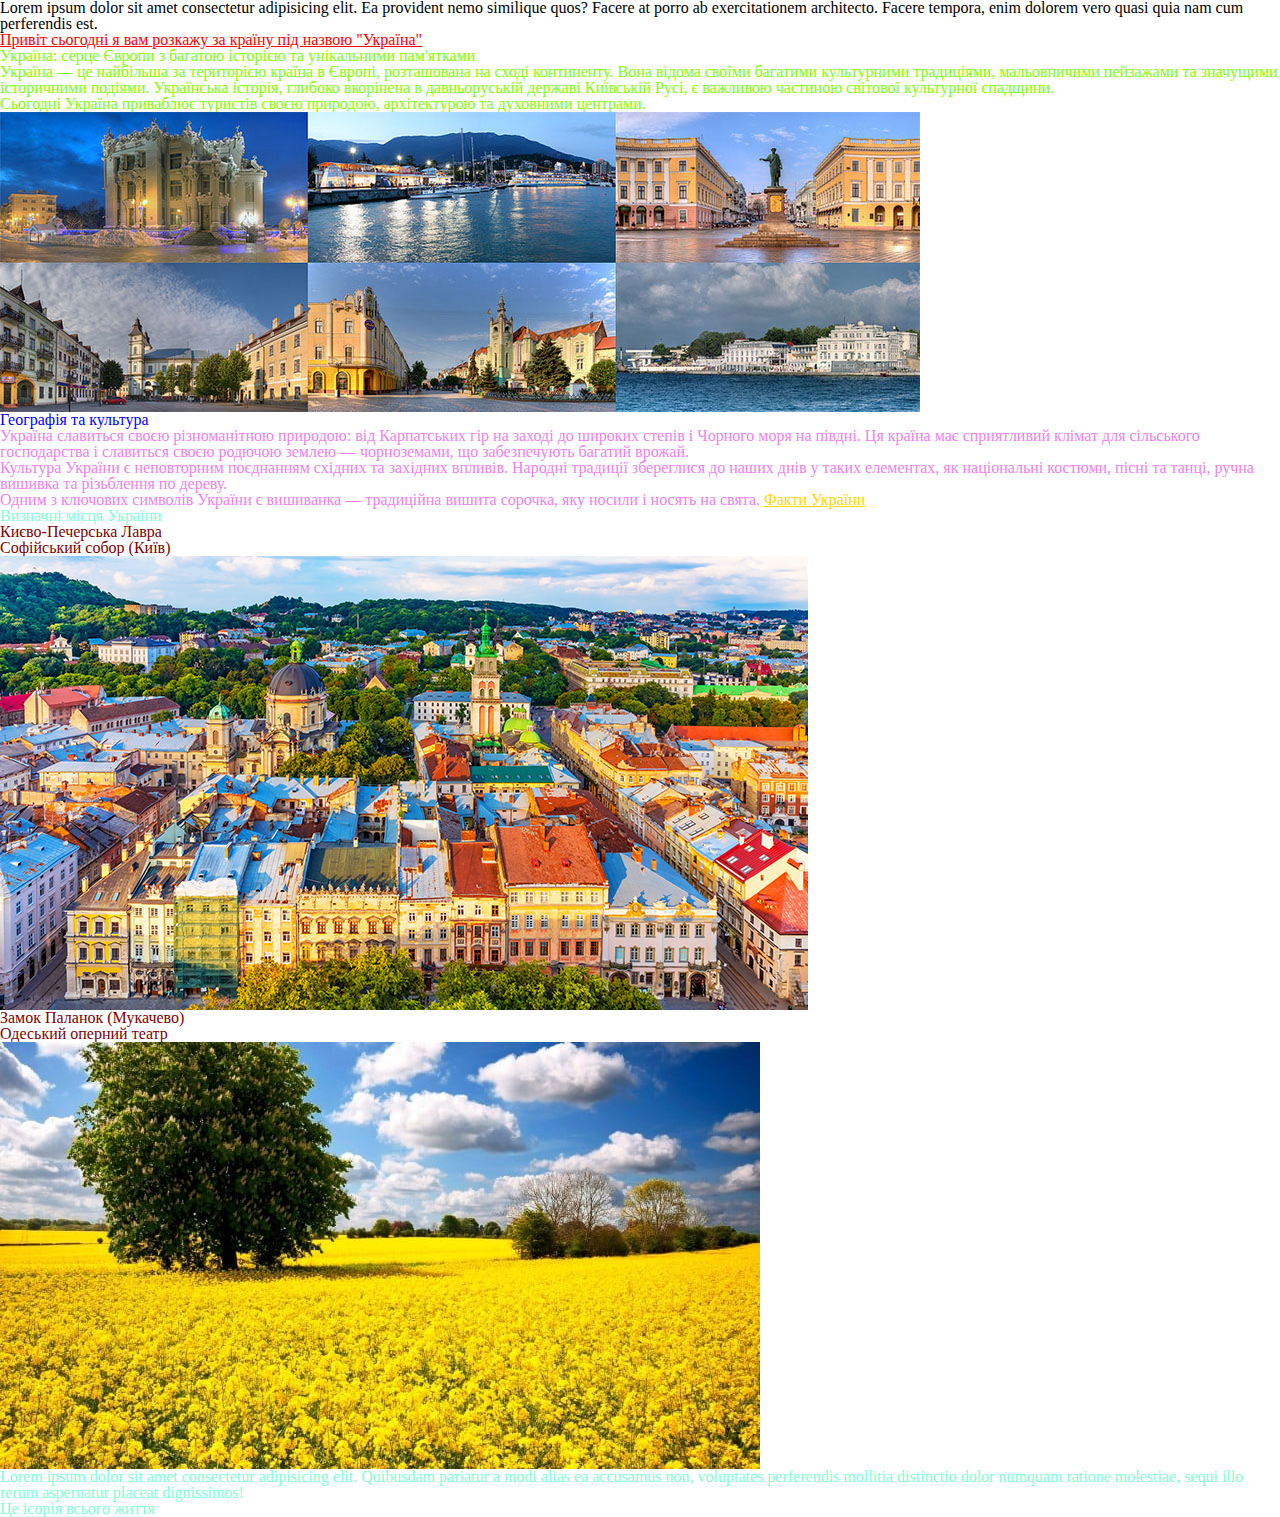
<file: lesson_03/index.html>
<!DOCTYPE html>
<html lang="zxx">
	<head>
		<meta charset="UTF-8" />
		<meta name="viewport" content="width=device-width, initial-scale=1.0" />
		<title>Home work</title>
		<link rel="stylesheet" href="css/style.css" />
	</head>

	<header>
		<div class="textline">
			Lorem ipsum dolor sit amet consectetur adipisicing elit. Ea provident nemo
			similique quos? Facere at porro ab exercitationem architecto. Facere
			tempora, enim dolorem vero quasi quia nam cum perferendis est.
		</div>
		<div class="block">
			<h1 class="text">
				Привіт сьогодні я вам розкажу за країну під назвою "Україна"
			</h1>
			<h2 class="sab-title">
				Україна: серце Європи з багатою історією та унікальними пам'ятками
			</h2>
			<h2 class="title">
				Україна — це найбільша за територією країна в Європі, розташована на
				сході континенту. Вона відома своїми багатими культурними традиціями,
				мальовничими пейзажами та значущими історичними подіями. Українська
				історія, глибоко вкорінена в давньоруській державі Київській Русі, є
				важливою частиною світової культурної спадщини. <br />Сьогодні Україна
				приваблює туристів своєю природою, архітектурою та духовними центрами.
			</h2>
			<img
				class="images"
				src="img/citiesofukraine.jpg"
				alt="визначні міста України такі як Одесса ,Київ"
			/>
		</div>
		<div>
			<h2 class="textoll">Географія та культура</h2>
			<p class="tab">
				Україна славиться своєю різноманітною природою: від Карпатських гір на
				заході до широких степів і Чорного моря на півдні. Ця країна має
				сприятливий клімат для сільського господарства і славиться своєю родючою
				землею — чорноземами, що забезпечують багатий врожай.<br />Культура
				України є неповторним поєднанням східних та західних впливів. Народні
				традиції збереглися до наших днів у таких елементах, як національні
				костюми, пісні та танці, ручна вишивка та різьблення по дереву.
				<br />Одним з ключових символів України є вишиванка — традиційна вишита
				сорочка, яку носили і носять на свята.
				<a
					class="rel"
					target="_blank"
					href="https://fact-news.com.ua/najtsikavishi-fakti-pro-ukrainu-yaki-vi-mogli-ne-znati-divovizhna-kraina-v-sertsi-evropi/"
					>Факти України
				</a>
			</p>
			<div class="block2">
				<p>Визначні місця України</p>
				<li>
					<ol class="link">
						Києво-Печерська Лавра
					</ol>
					<ol class="link1">
						Софійський собор (Київ)
					</ol>
					<img
						class="images2"
						src="img/Lviv-Ukraine-Market-Square-Old-Town.jpg"
						alt="Місто Львів центр мітса ЛЬвів дуже красивий краєвид з вежі у міті Львів"
					/>
					<ol class="link2">
						Замок Паланок (Мукачево)
					</ol>
					<ol class="link3">
						Одеський оперний театр
					</ol>
				</li>
			</div>
			<img class="img2" src="img/img2.jpg" alt="Чудесні краєвиди України" />
		</div>
		<div class="block2">
			<p class="linka">
				Lorem ipsum dolor sit amet consectetur adipisicing elit. Quibusdam
				pariatur a modi alias ea accusamus non, voluptates perferendis mollitia
				distinctio dolor numquam ratione molestiae, sequi illo rerum aspernatur
				placeat dignissimos!
			</p>
			<p>Це ісорія всього життя</p>
			<h3></h3>
		</div>
	</header>
</html>
</file>
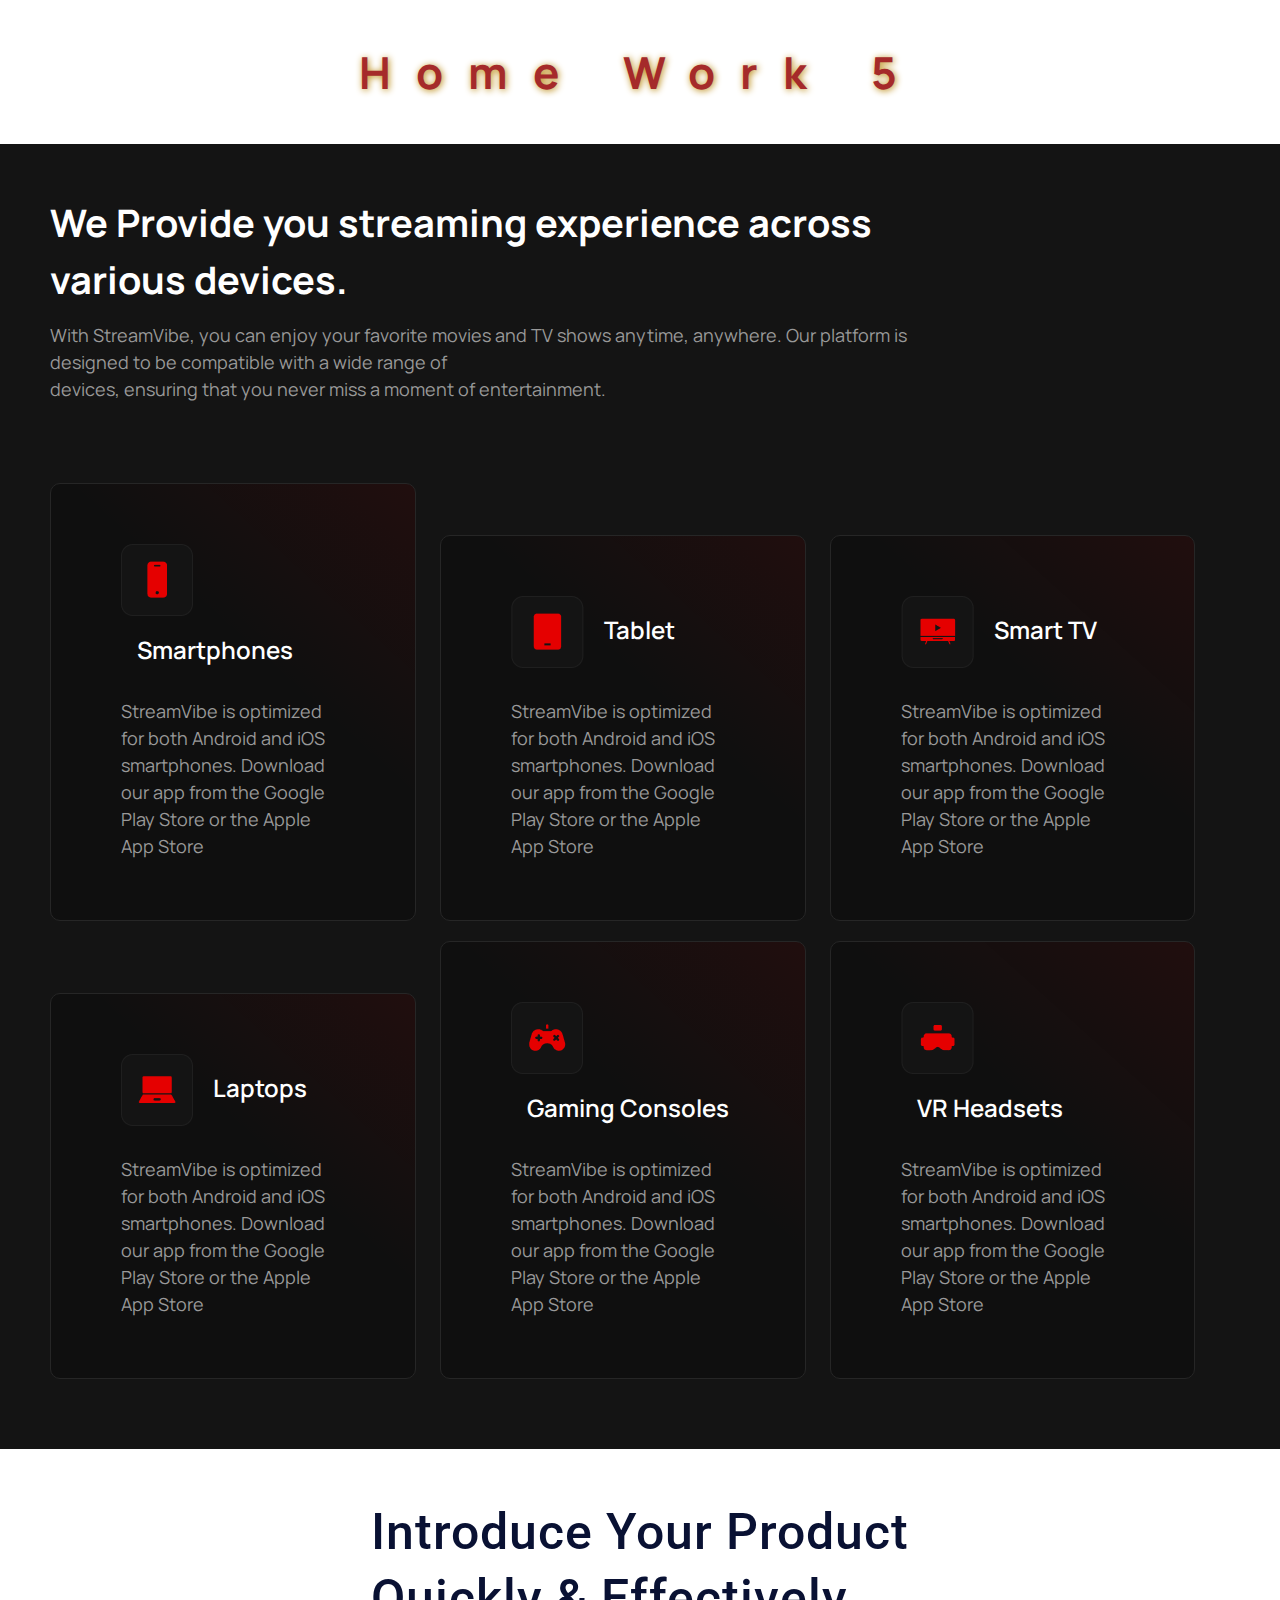
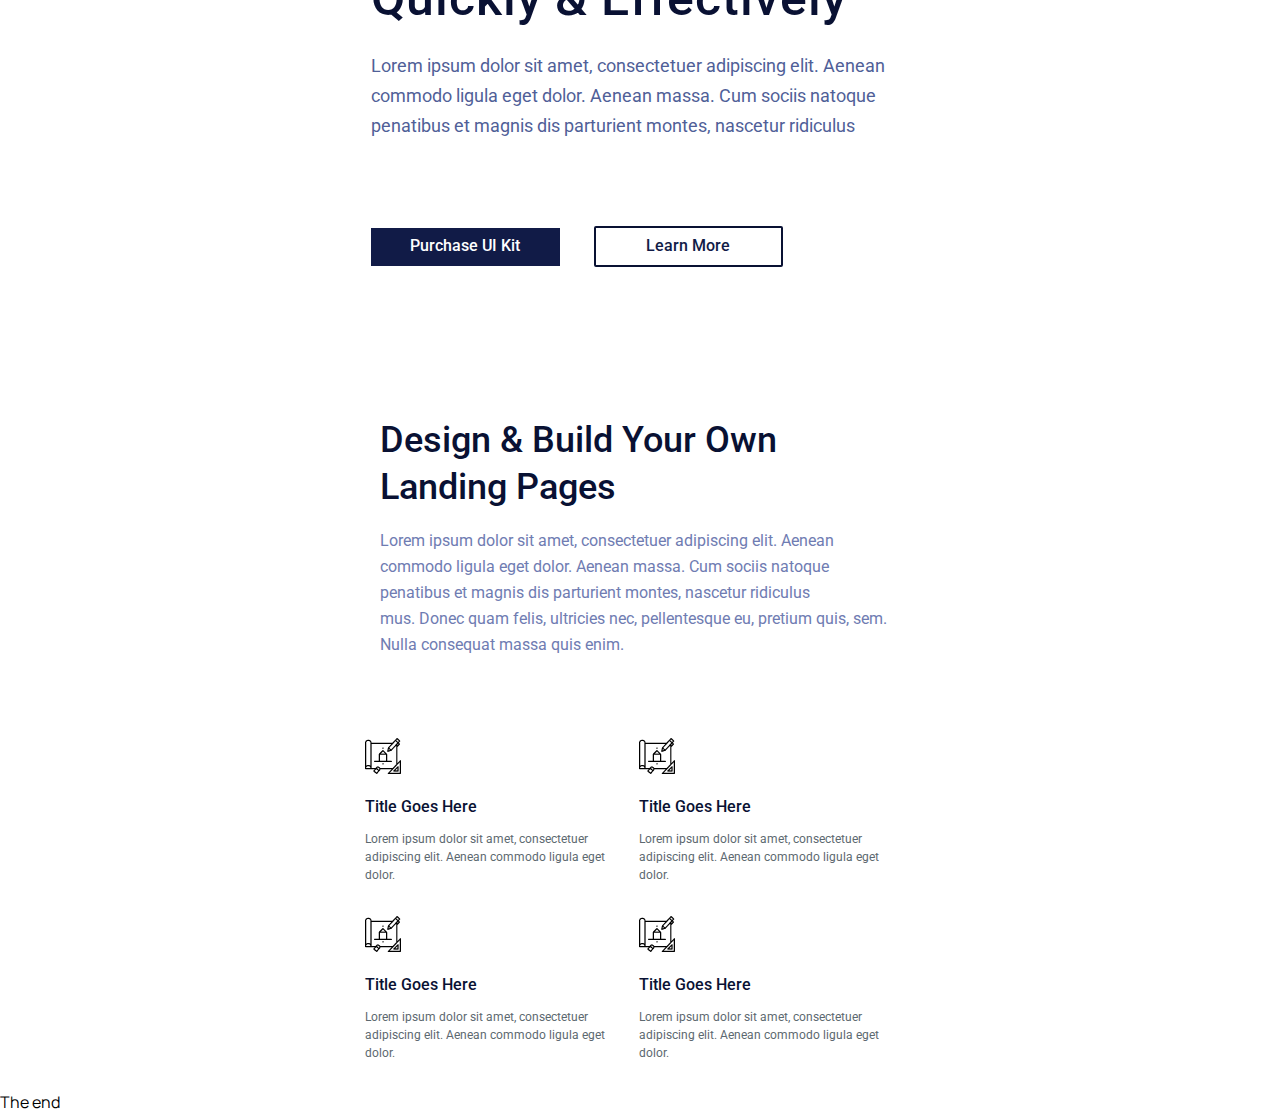
<file: lesson_05/index.html>
<!DOCTYPE html>
<html lang="en">
	<head>
		<meta charset="UTF-8">
		<meta name="viewport" content="width=device-width, initial-scale=1.0">
		<link rel="stylesheet" href="css/style.css">
		<title>Lesson 05</title>
	</head>
	<body>
		<header>
			<div class="block-header">
				<p class="main-title">Home Work 5</p>
			</div>
		</header>
		<main>
			<div class="block-main">
				<div class="container">
					<div class="content">
						<div class="title-info">
							<p>We Provide you streaming experience across various devices.</p>
						</div>
						<div class="text-info">
							<p>
								With StreamVibe, you can enjoy your favorite movies and TV shows
								anytime, anywhere. Our platform is designed to be compatible
								with a wide range of <br>devices, ensuring that you never miss
								a moment of entertainment.
							</p>
						</div>
					</div>
					<div class="items-main">
						<div class="item">
							<div class="content-info">
								<img
									class="icon-01"
									src="img/foto-1.png"
									alt="Red smartphone icon on a black background, representing a mobile device.">
								<h1 class="text">Smartphones</h1>
							</div>
							<div class="card-text">
								<p>
									StreamVibe is optimized for both Android and iOS smartphones.
									Download our app from the Google Play Store or the Apple App
									Store
								</p>
							</div>
						</div>
					</div>

					<div class="items-main">
						<div class="cards">
							<div class="card-info">
								<img class="icon-02" src="img/foto-2.png" alt="tablet-icon">
								<h2 class="tablet">Tablet</h2>
							</div>
							<div class="tablet-text">
								<p>
									StreamVibe is optimized for both Android and iOS smartphones.
									Download our app from the Google Play Store or the Apple App
									Store
								</p>
							</div>
						</div>
					</div>

					<div class="items-main">
						<div class="cards">
							<div class="smart-info">
								<img class="smart-img" src="img/foto-3.png" alt="Smart TV">
								<h3 class="smart-item">Smart TV</h3>
							</div>
							<div class="smart-text">
								<p>
									StreamVibe is optimized for both Android and iOS smartphones.
									Download our app from the Google Play Store or the Apple App
									Store
								</p>
							</div>
						</div>
					</div>
					<div class="items-main">
						<div class="cards">
							<div class="laptops-info">
								<img class="laptops-img" src="img/foto-5.png" alt="Laptops">
								<h4 class="laptops-item">Laptops</h4>
							</div>
							<div class="laptops-text">
								<p>
									StreamVibe is optimized for both Android and iOS smartphones.
									Download our app from the Google Play Store or the Apple App
									Store
								</p>
							</div>
						</div>
					</div>

					<div class="items-main">
						<div class="cards">
							<div class="gaming-info">
								<img
									class="gaming-img"
									src="img/foto-4.png"
									alt="Gaming Consoles">
								<h4 class="gaming-item">Gaming Consoles</h4>
							</div>
							<div class="gaming-text">
								<p>
									StreamVibe is optimized for both Android and iOS smartphones.
									Download our app from the Google Play Store or the Apple App
									Store
								</p>
							</div>
						</div>
					</div>

					<div class="items-main">
						<div class="cards">
							<div class="vr-info">
								<img
									class="vr-img"
									src="img/foto-6.png"
									alt="Gaming Consoles">
								<h4 class="vr-item">VR Headsets</h4>
							</div>
							<div class="vr-text">
								<p>
									StreamVibe is optimized for both Android and iOS smartphones.
									Download our app from the Google Play Store or the Apple App
									Store
								</p>
							</div>
						</div>
					</div>
				</div>
			</div>

			<div class="block">
				<div class="introduce">
					<p class="introduce-info">
						Introduce Your Product <br>Quickly & Effectively
					</p>
				</div>
				<div class="introduce-text">
					<p>
						Lorem ipsum dolor sit amet, consectetuer adipiscing elit. Aenean
						commodo ligula eget dolor. Aenean massa. Cum sociis natoque
						penatibus et magnis dis parturient montes, nascetur ridiculus
					</p>
					<p></p>
				</div>
				<div class="kit">
					<a class="key-1" href="#">Purchase UI Kit</a>
					<a class="key-2" href="#">Learn More</a>
				</div>
			</div>
			<div class="design-block">
				<div class="design">
					<p>Design & Build Your Own Landing Pages</p>
				</div>
				<div class="des">
					<p>
						Lorem ipsum dolor sit amet, consectetuer adipiscing elit. Aenean
						commodo ligula eget dolor. Aenean massa. Cum sociis natoque
						penatibus et magnis dis parturient montes, nascetur ridiculus
					</p>
					<p>
						mus. Donec quam felis, ultricies nec, pellentesque eu, pretium quis,
						sem. Nulla consequat massa quis enim.
					</p>
				</div>
			</div>
			<div class="items-block">
				<div class="item-castle">
					<div class="item-icon">
						<img src="img/left.png" alt="castle-img">
					</div>
					<div class="item-title">Title Goes Here</div>
					<div class="item-text">
						Lorem ipsum dolor sit amet, consectetuer adipiscing elit. Aenean
						commodo ligula eget dolor.
					</div>
				</div>
				<div class="item-castle">
					<div class="item-icon">
						<img src="img/left.png" alt="castle-img">
					</div>
					<div class="item-title">Title Goes Here</div>
					<div class="item-text">
						Lorem ipsum dolor sit amet, consectetuer adipiscing elit. Aenean
						commodo ligula eget dolor.
					</div>
				</div>
				<div class="item-castle">
					<div class="item-icon">
						<img src="img/left.png" alt="castle-img">
					</div>
					<div class="item-title">Title Goes Here</div>
					<div class="item-text">
						Lorem ipsum dolor sit amet, consectetuer adipiscing elit. Aenean
						commodo ligula eget dolor.
					</div>
				</div>
				<div class="item-castle">
					<div class="item-icon">
						<img src="img/left.png" alt="castle-img">
					</div>
					<div class="item-title">Title Goes Here</div>
					<div class="item-text">
						Lorem ipsum dolor sit amet, consectetuer adipiscing elit. Aenean
						commodo ligula eget dolor.
					</div>
				</div>
			</div>
		</main>
		<footer>
			<p>The end</p>
		</footer>
	</body>
</html>
</file>
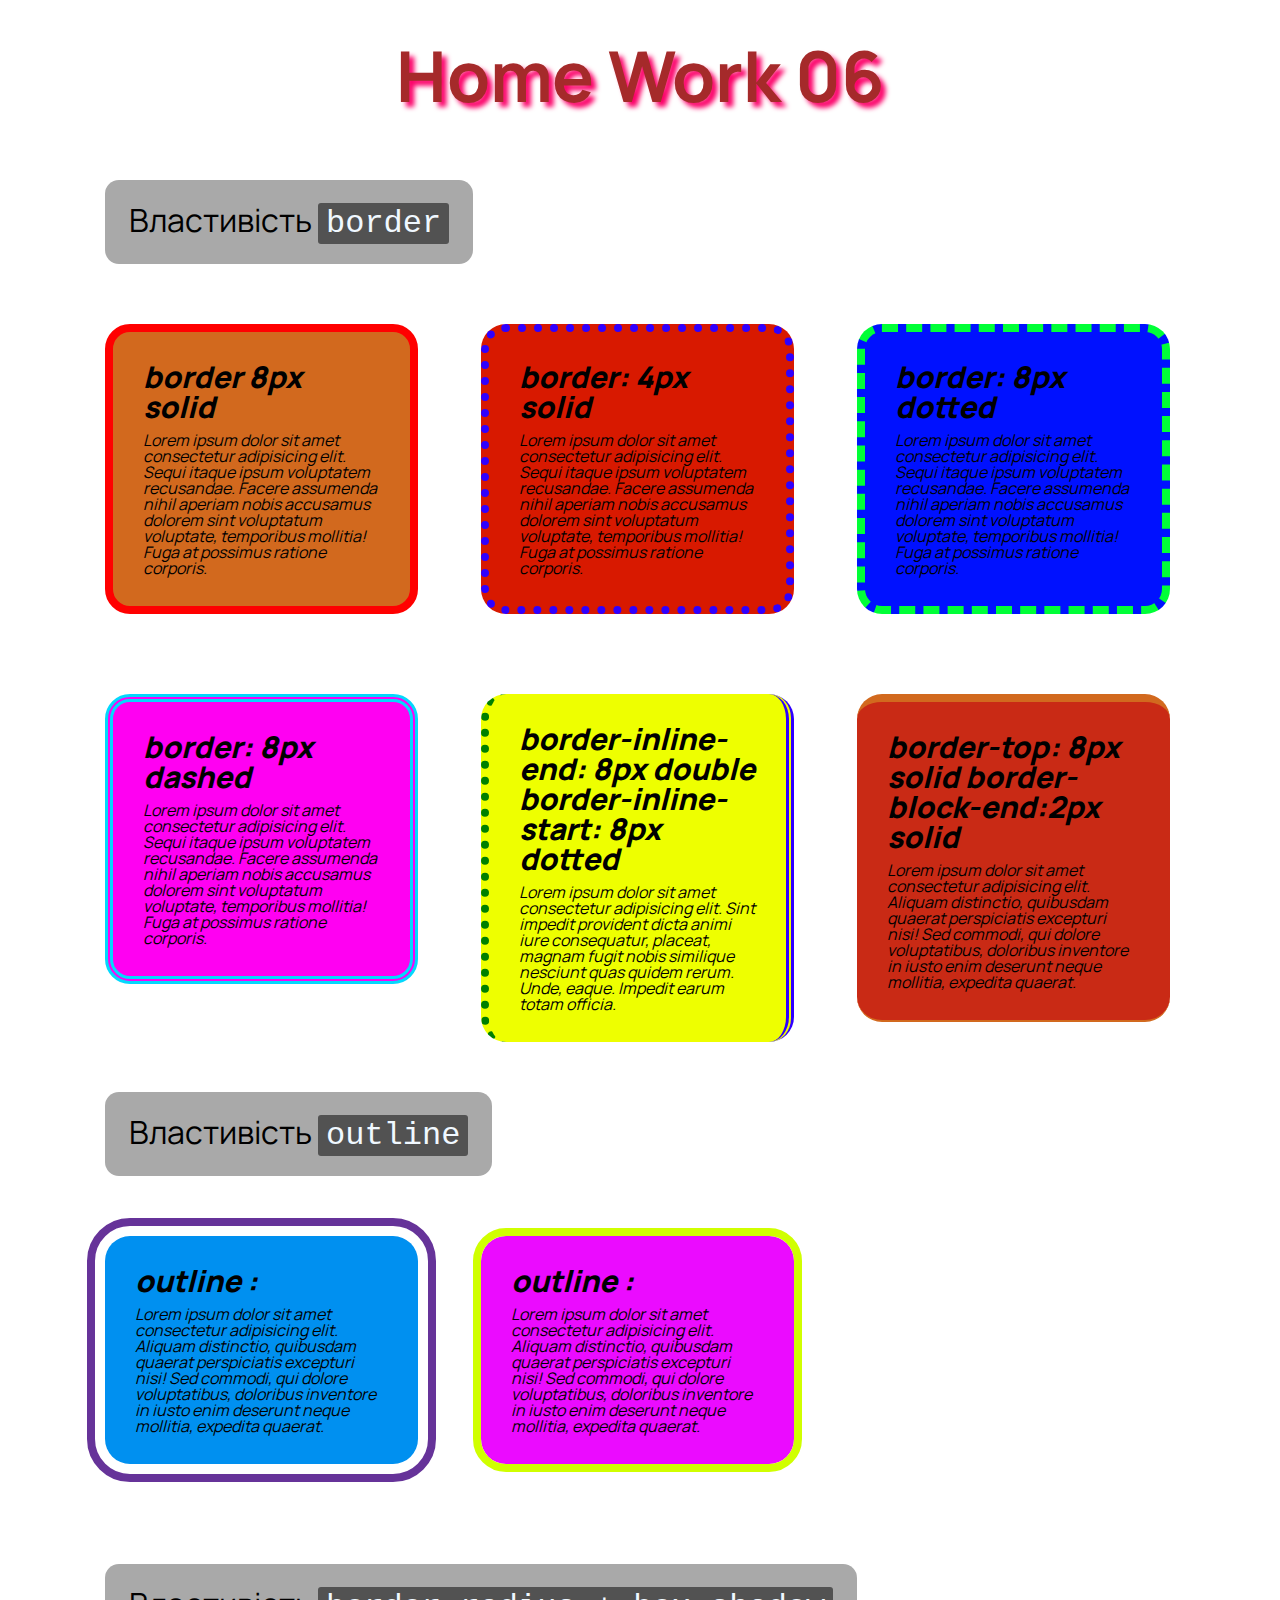
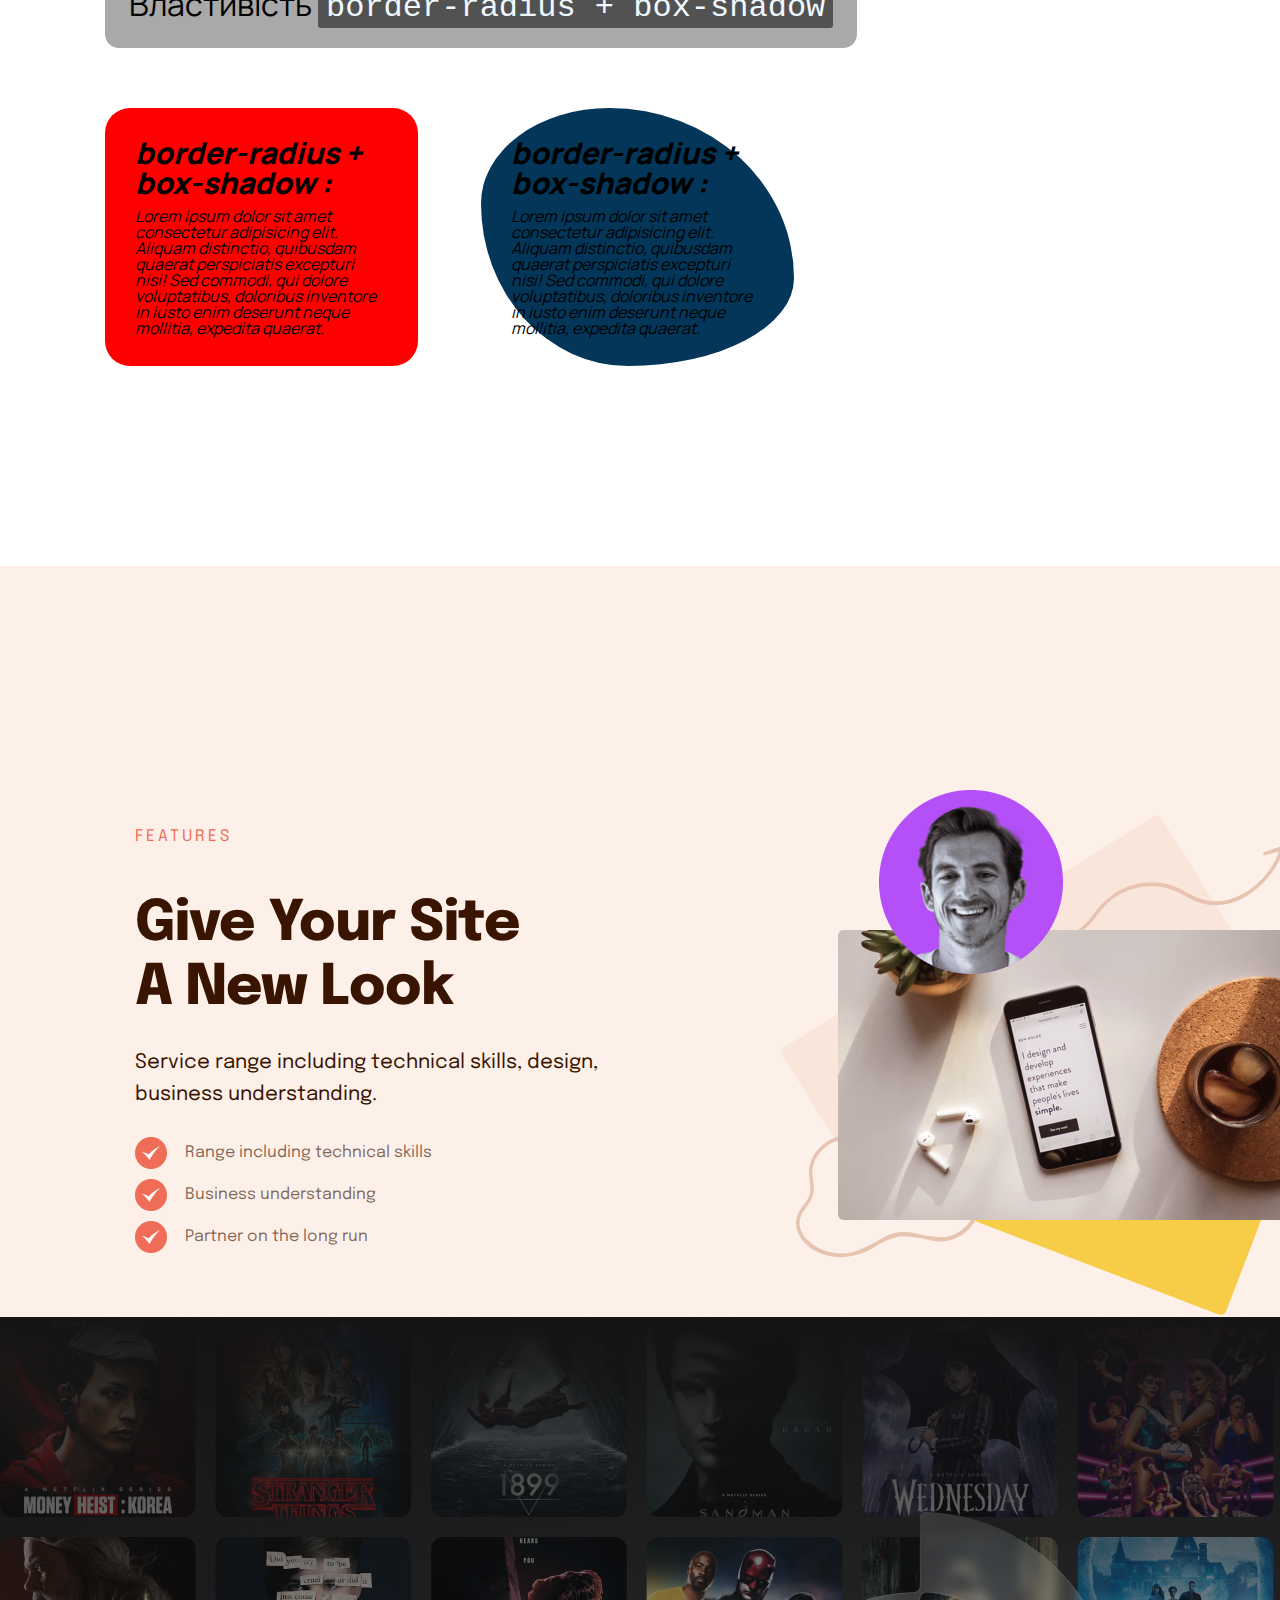
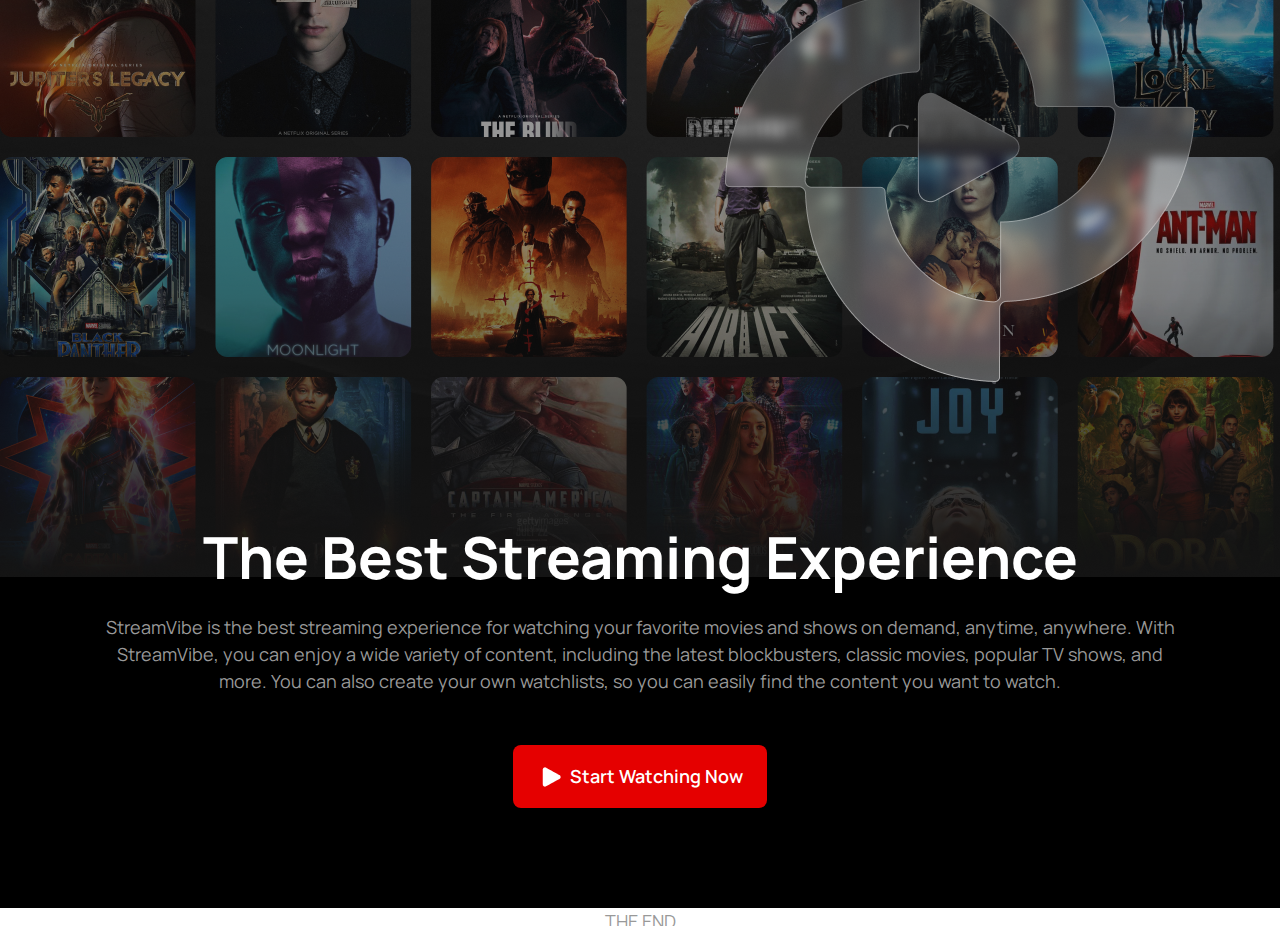
<file: lesson_06/index.html>
<!DOCTYPE html>
<html lang="zxx">
  <head>
    <meta charset="UTF-8">
    <meta name="viewport" content="width=device-width, initial-scale=1.0">
    <link rel="stylesheet" href="css/style.css">
    <title>Lesson 06</title>
  </head>
  <body>
    <div class="wrapper">
      <header class="header">
        <div class="container">
          <h1 class="text">Home Work 06</h1>
        </div>
      </header>
    </div>
    <main>
      <div class="border-block-title">
        <div class="main-block">
          <div class="main-content">
            <div class="mained-title">
              <h2 class="main-title">
                Властивість
                <code>border</code>
              </h2>
            </div>
            <div class="border-block-cards">
              <div class="border-main-title">
                <h3 class="border-content-1">border 8px solid</h3>
                <div class="border-main-text">
                  <p>
                    Lorem ipsum dolor sit amet consectetur adipisicing elit.
                    Sequi itaque ipsum voluptatem recusandae. Facere assumenda
                    nihil aperiam nobis accusamus dolorem sint voluptatum
                    voluptate, temporibus mollitia! Fuga at possimus ratione
                    corporis.
                  </p>
                </div>
              </div>
            </div>
            <div class="border-block-cards">
              <div class="border-main-title-1">
                <h4 class="border-content-1">border: 4px solid</h4>
                <div class="border-main-text">
                  <p>
                    Lorem ipsum dolor sit amet consectetur adipisicing elit.
                    Sequi itaque ipsum voluptatem recusandae. Facere assumenda
                    nihil aperiam nobis accusamus dolorem sint voluptatum
                    voluptate, temporibus mollitia! Fuga at possimus ratione
                    corporis.
                  </p>
                </div>
              </div>
            </div>
            <div class="border-block-cards">
              <div class="border-main-title-2">
                <h5 class="border-content-1">border: 8px dotted</h5>
                <div class="border-main-text">
                  <p>
                    Lorem ipsum dolor sit amet consectetur adipisicing elit.
                    Sequi itaque ipsum voluptatem recusandae. Facere assumenda
                    nihil aperiam nobis accusamus dolorem sint voluptatum
                    voluptate, temporibus mollitia! Fuga at possimus ratione
                    corporis.
                  </p>
                </div>
              </div>
            </div>
            <div class="border-block-cards">
              <div class="border-main-title-3">
                <h6 class="border-content-1">border: 8px dashed</h6>
                <div class="border-main-text">
                  <p>
                    Lorem ipsum dolor sit amet consectetur adipisicing elit.
                    Sequi itaque ipsum voluptatem recusandae. Facere assumenda
                    nihil aperiam nobis accusamus dolorem sint voluptatum
                    voluptate, temporibus mollitia! Fuga at possimus ratione
                    corporis.
                  </p>
                </div>
              </div>
            </div>
            <div class="border-block-cards">
              <div class="border-main-title-4">
                <p class="border-content-1">
                  border-inline-end: 8px double border-inline-start: 8px dotted
                </p>
                <div class="border-main-text">
                  <p>
                    Lorem ipsum dolor sit amet consectetur adipisicing elit.
                    Sint impedit provident dicta animi iure consequatur,
                    placeat, magnam fugit nobis similique nesciunt quas quidem
                    rerum. Unde, eaque. Impedit earum totam officia.
                  </p>
                </div>
              </div>
            </div>
            <div class="border-block-cards">
              <div class="border-main-title-5">
                <p class="border-content-1">
                  border-top: 8px solid border-block-end:2px solid
                </p>
                <div class="border-main-text">
                  <p>
                    Lorem ipsum dolor sit amet consectetur adipisicing elit.
                    Aliquam distinctio, quibusdam quaerat perspiciatis excepturi
                    nisi! Sed commodi, qui dolore voluptatibus, doloribus
                    inventore in iusto enim deserunt neque mollitia, expedita
                    quaerat.
                  </p>
                </div>
              </div>
            </div>
            <div class="mained-title">
              <p class="main-title">
                Властивість
                <code>outline</code>
              </p>
            </div>
            <div class="border-block-cards">
              <div class="border-main-title-6">
                <p class="border-content-1">outline :</p>
                <div class="border-main-text">
                  <p>
                    Lorem ipsum dolor sit amet consectetur adipisicing elit.
                    Aliquam distinctio, quibusdam quaerat perspiciatis excepturi
                    nisi! Sed commodi, qui dolore voluptatibus, doloribus
                    inventore in iusto enim deserunt neque mollitia, expedita
                    quaerat.
                  </p>
                </div>
              </div>
            </div>
            <div class="border-block-cards">
              <div class="border-main-title-7">
                <p class="border-content-1">outline :</p>
                <div class="border-main-text">
                  <p>
                    Lorem ipsum dolor sit amet consectetur adipisicing elit.
                    Aliquam distinctio, quibusdam quaerat perspiciatis excepturi
                    nisi! Sed commodi, qui dolore voluptatibus, doloribus
                    inventore in iusto enim deserunt neque mollitia, expedita
                    quaerat.
                  </p>
                </div>
              </div>
            </div>
            <div class="mained-title">
              <p class="main-title">
                Властивість
                <code>border-radius + box-shadow</code>
              </p>
            </div>
            <div class="border-block-cards">
              <div class="border-main-title-8">
                <p class="border-content-1">border-radius + box-shadow :</p>
                <div class="border-main-text">
                  <p>
                    Lorem ipsum dolor sit amet consectetur adipisicing elit.
                    Aliquam distinctio, quibusdam quaerat perspiciatis excepturi
                    nisi! Sed commodi, qui dolore voluptatibus, doloribus
                    inventore in iusto enim deserunt neque mollitia, expedita
                    quaerat.
                  </p>
                </div>
              </div>
            </div>
            <div class="border-block-cards">
              <div class="border-main-title-9">
                <p class="border-content-1">border-radius + box-shadow :</p>
                <div class="border-main-text">
                  <p>
                    Lorem ipsum dolor sit amet consectetur adipisicing elit.
                    Aliquam distinctio, quibusdam quaerat perspiciatis excepturi
                    nisi! Sed commodi, qui dolore voluptatibus, doloribus
                    inventore in iusto enim deserunt neque mollitia, expedita
                    quaerat.
                  </p>
                </div>
              </div>
            </div>
          </div>
        </div>
      </div>
      <section class="features">
        <div class="features-block-main">
          <div class="features-block">
            <div class="features-body">
              <div class="features-text">
                <p class="features-main-text">FEATURES</p>
              </div>
              <div class="features-site-main">
                <p class="features-your-site">Give Your Site A New Look</p>
              </div>
              <div class="features-service-main">
                <p class="features-service-text">
                  Service range including technical skills, design, business
                  understanding.
                </p>
              </div>
              <ul class="features-class-block">
                <li class="features-list">Range including technical skills</li>
                <li class="features-list">Business understanding</li>
                <li class="features-list">Partner on the long run</li>
              </ul>
            </div>
            <div class="image-block-main">
              <img
                src="img/pic.png"
                alt="A man is engaged with his phone while enjoying a cup of coffee, seated at a desk filled with work materials."
            >
            </div>
          </div>
        </div>
      </section>
      <section class="block-in-stream">
        <div class="stream-main-background">
          <div class="stream-main-title">
            <div class="stream-block-text">
              <p class="title-stream">The Best Streaming Experience</p>
              <p class="text-stream-vibe">
                StreamVibe is the best streaming experience for watching your
                favorite movies and shows on demand, anytime, anywhere. With
                StreamVibe, you can enjoy a wide variety of content, including
                the latest blockbusters, classic movies, popular TV shows, and
                more. You can also create your own watchlists, so you can easily
                find the content you want to watch.
              </p>
              <button class="button-stream">Start Watching Now</button>
            </div>
          </div>
        </div>
      </section>
    </main>
    <footer>
      <div class="footer"><p class="end">THE END</p></div>
    </footer>
  </body>
</html>
</file>
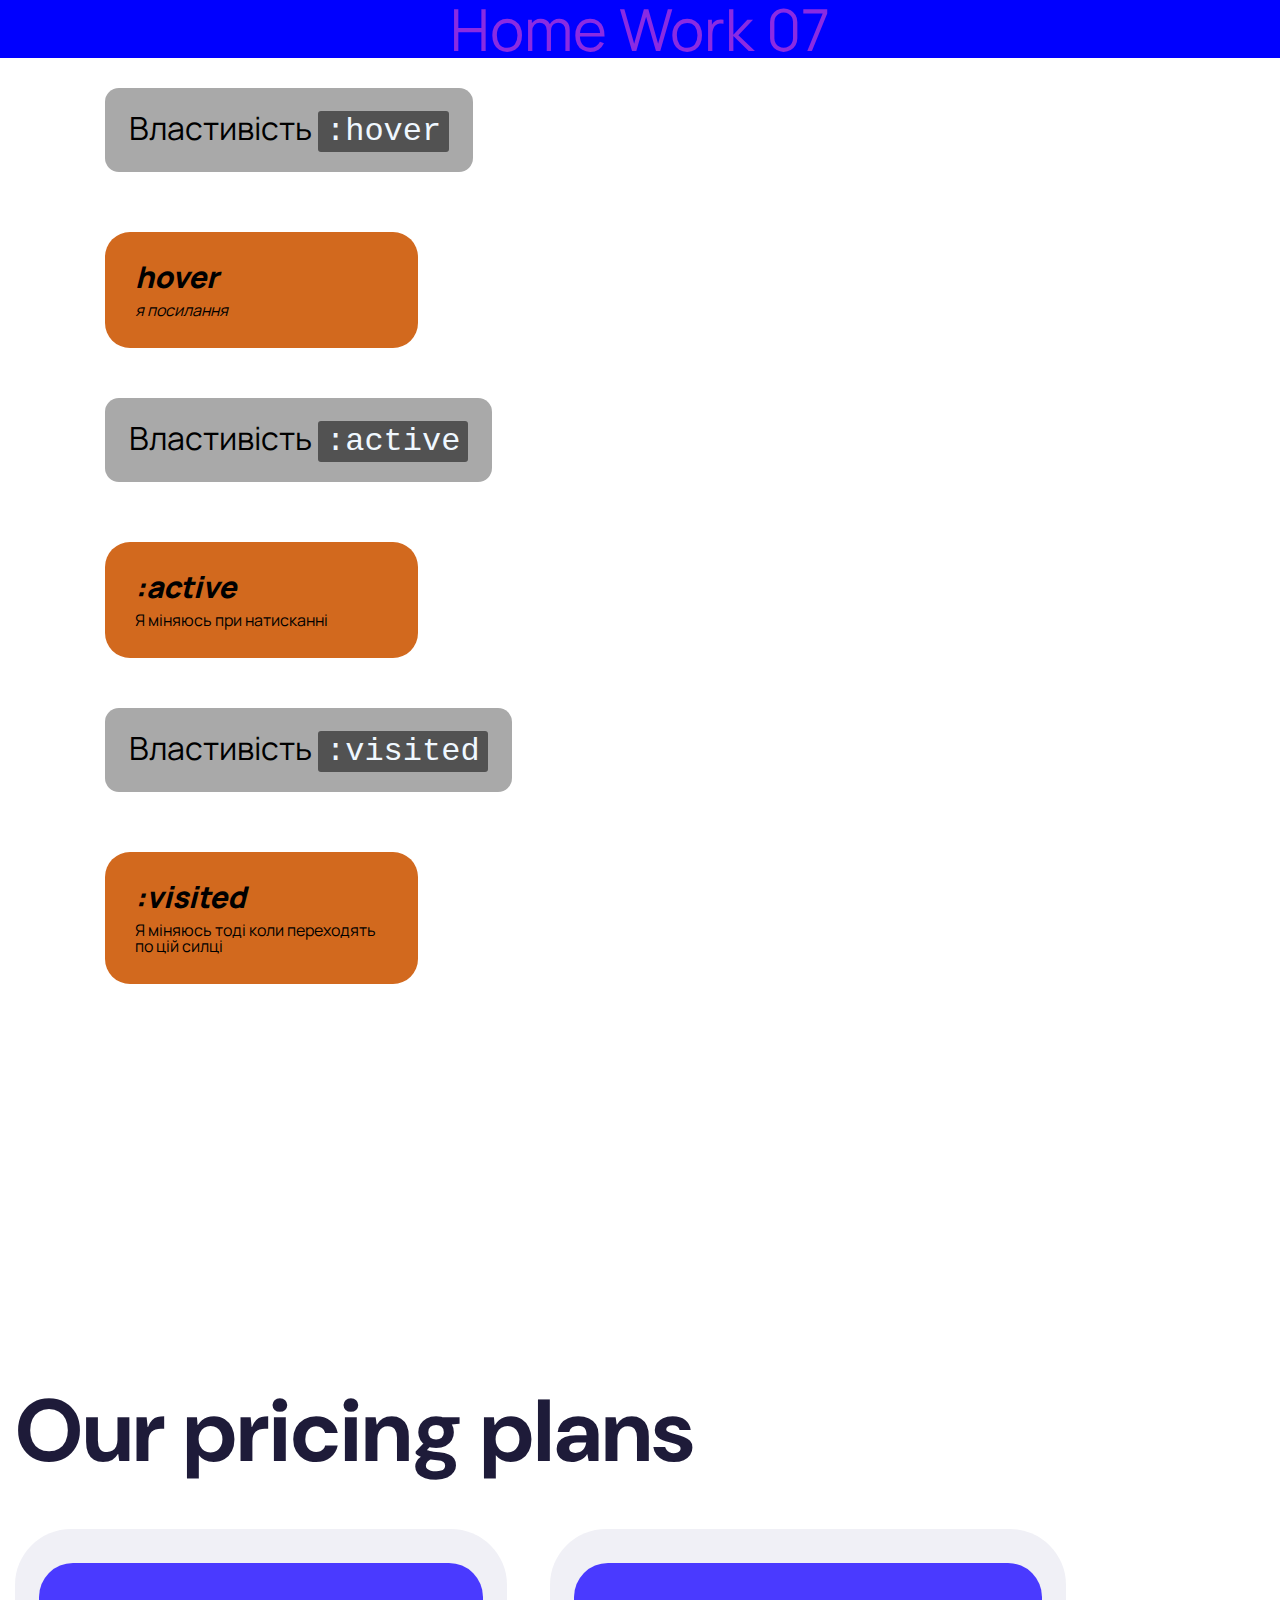
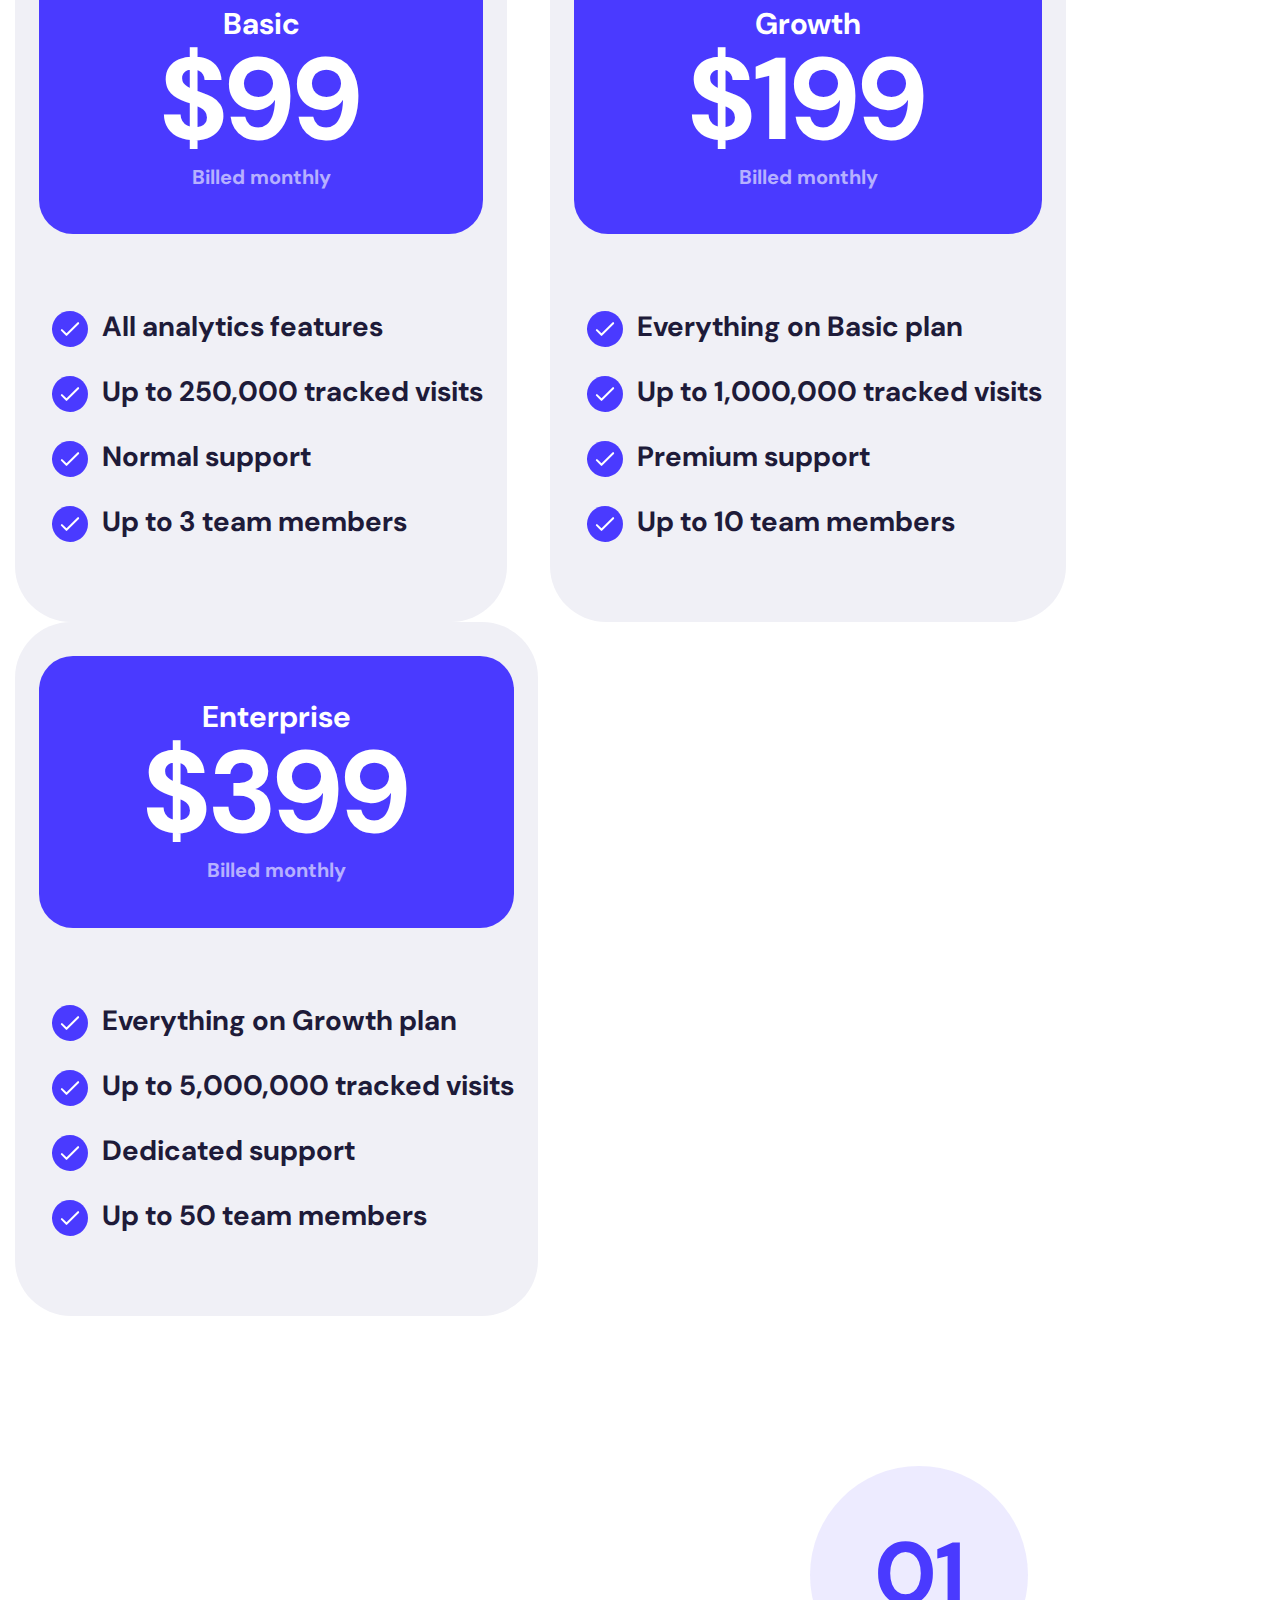
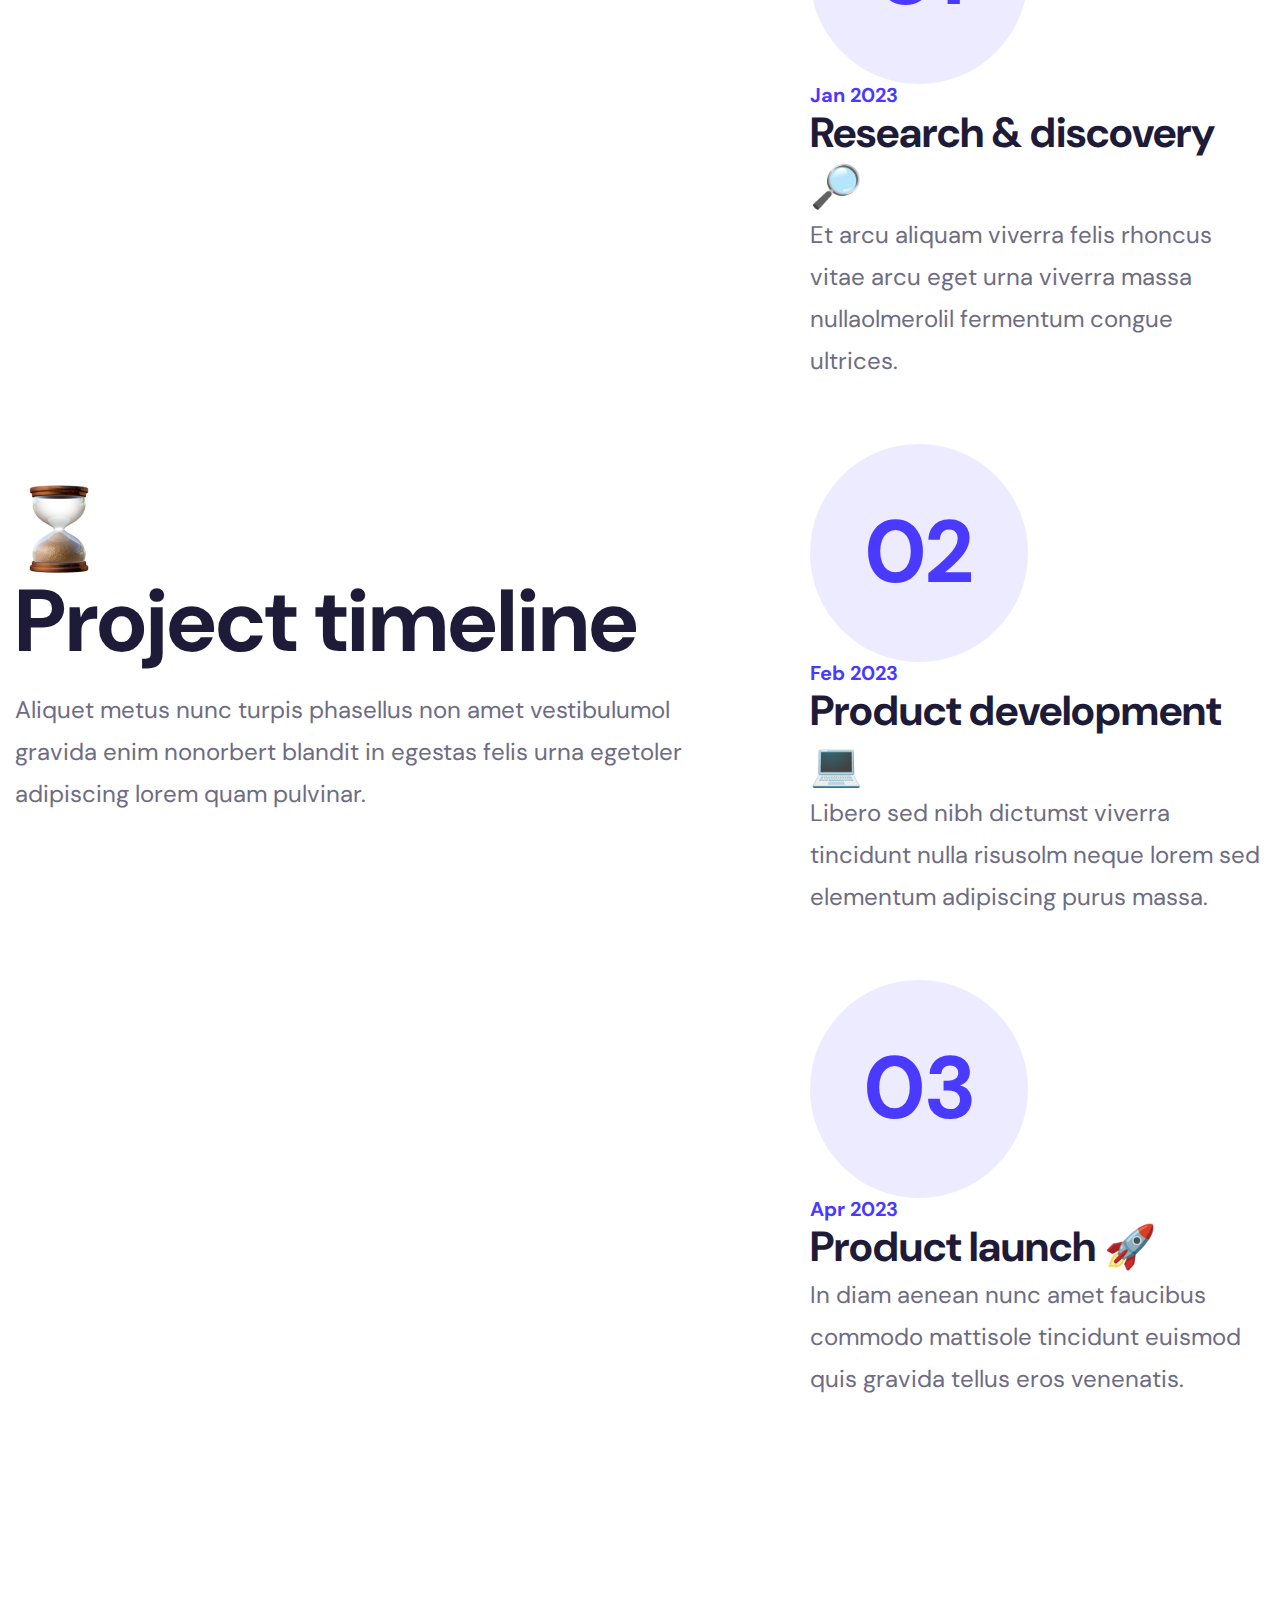
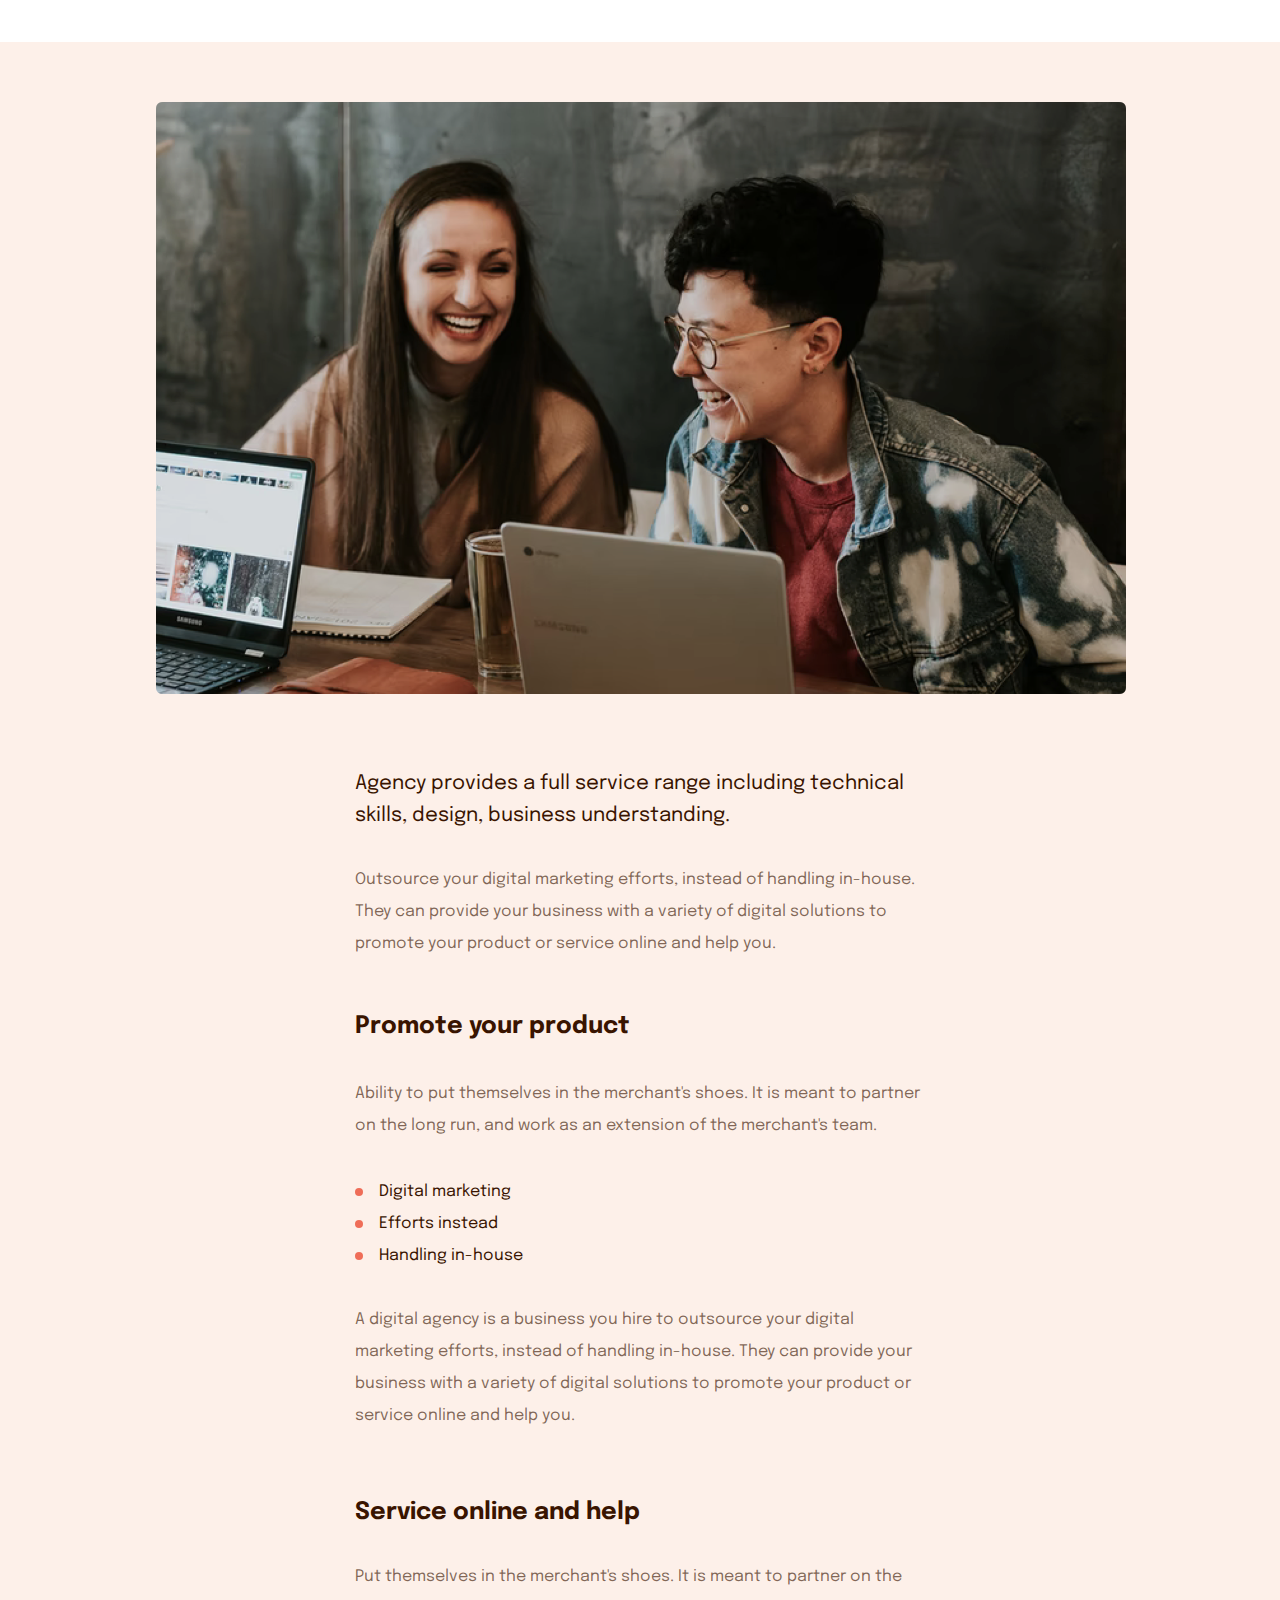
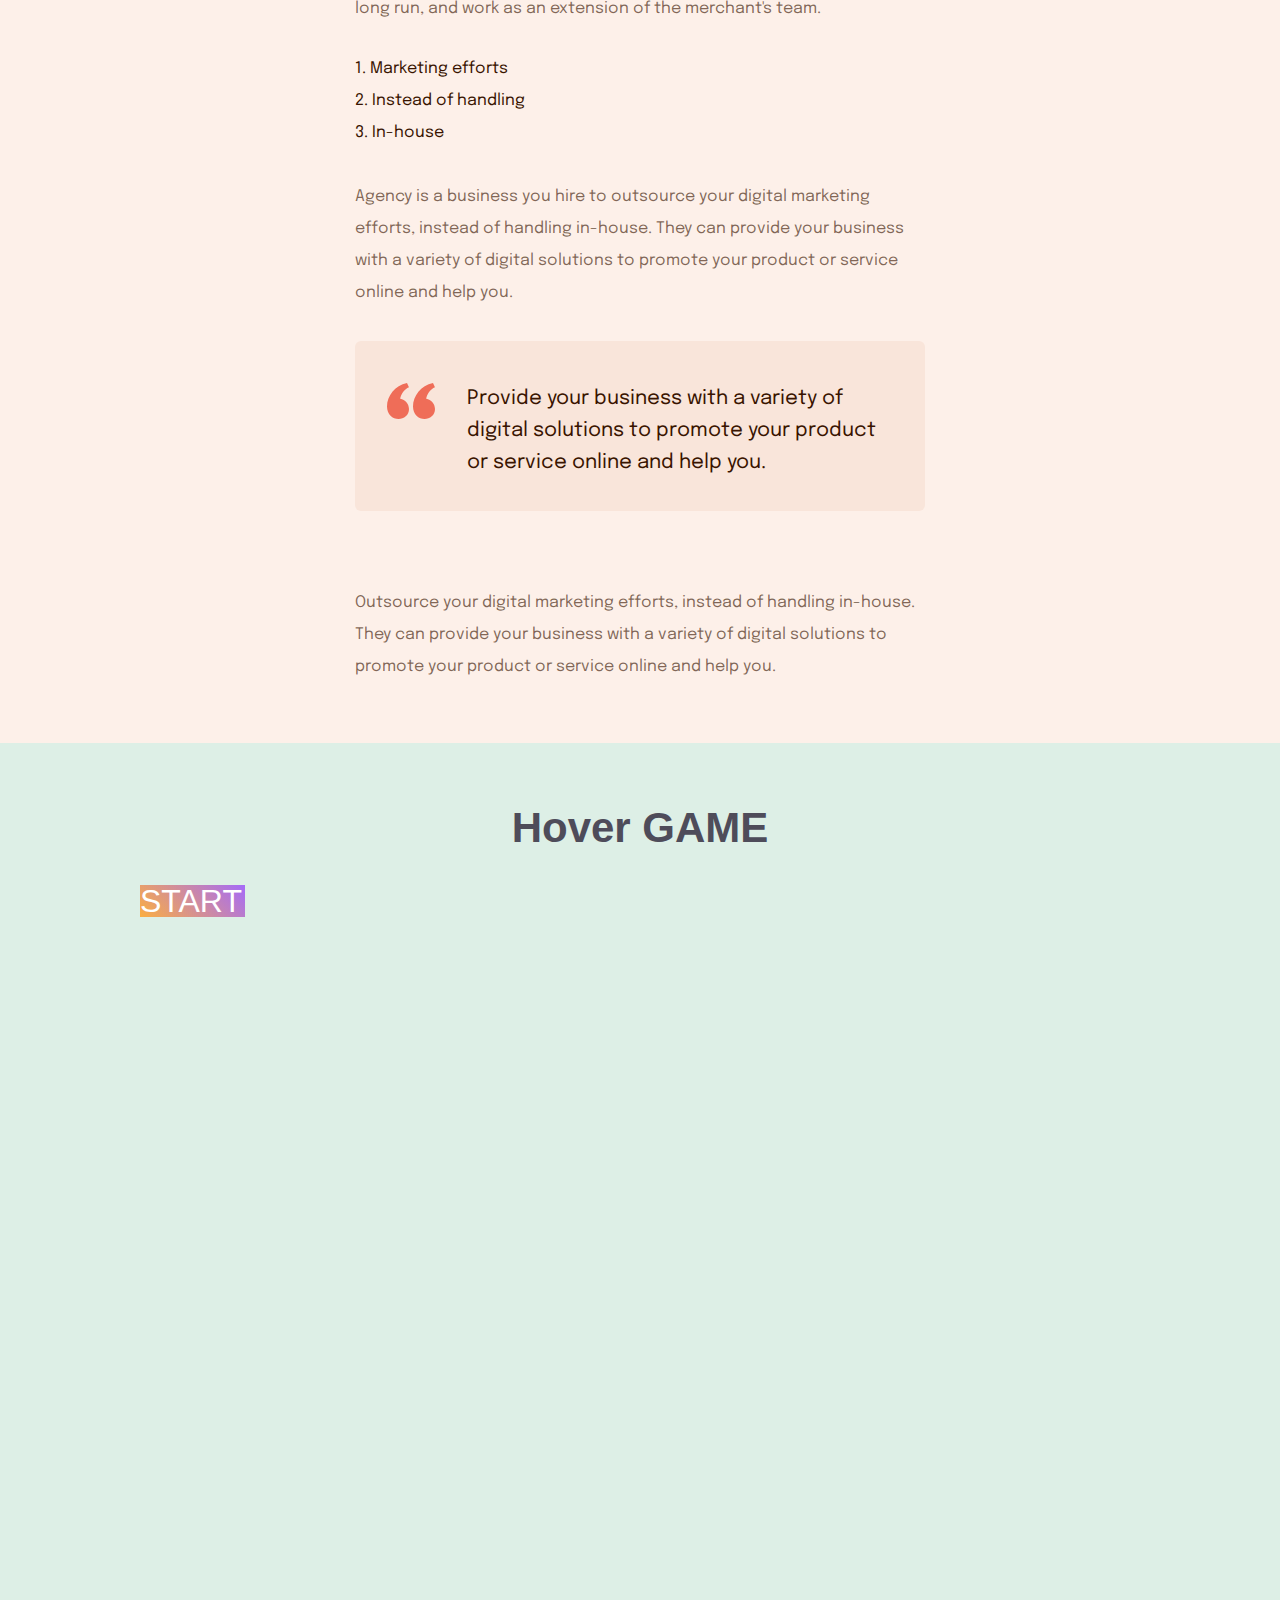
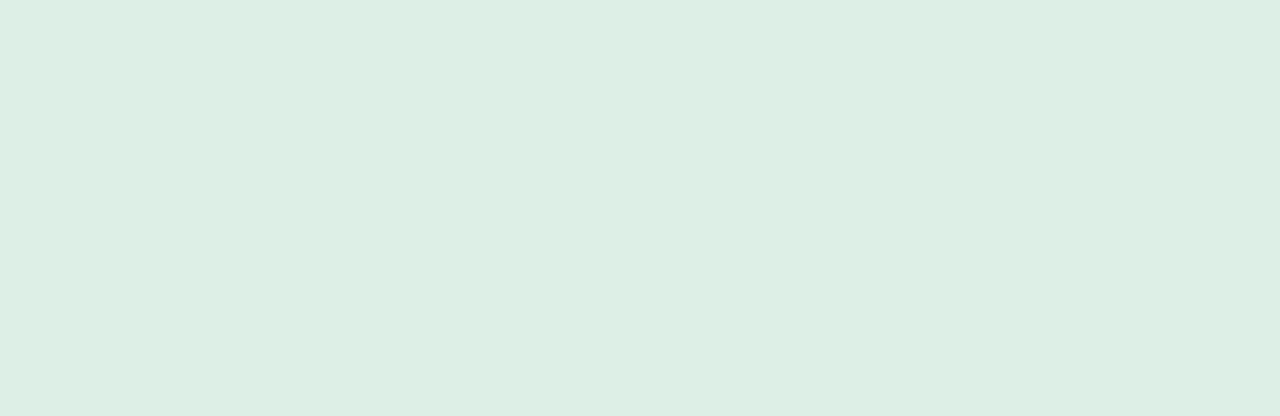
<file: lesson_07/index.html>
<!DOCTYPE html>
<html lang="zxx">
  <head>
    <meta charset="UTF-8">
    <meta name="viewport" content="width=device-width, initial-scale=1.0">
    <link rel="stylesheet" href="css/style.css">
    <title>Lesson 07</title>
  </head>
  <body>
    <div class="wrapper">
        <header class="header">
          <div class="container">
            <h1 class="text">Home Work 07</h1>
          </div>
        </header>
    <main>
        <div class="border-block-title">
            <div class="main-block">
              <div class="main-content">
                <div class="mained-title">
                  <h2 class="main-title">
                    Властивість
                    <code>:hover</code>
                  </h2>
                </div>
                <div class="border-block-cards">
                  <div class="border-main-title">
                    <h3 class="border-content-1">hover</h3>
                    <div class="border-main-text">
                      <p class="link">я посилання</з>
                    </div>
                  </div>
                </div>
              </div>
              <div class="main-content">
                <div class="mained-title">
                  <h2 class="main-title">
                    Властивість
                    <code>:active</code>
                  </h2>
                </div>
                <div class="border-block-cards">
                  <div class="border-main-title">
                    <h4 class="border-content-1">:active</h4>
                    <div class="border-main-text-1">
                      <a href="#" class="active">Я міняюсь при натисканні</a> 
                    </div>
                  </div>
                </div>
              </div>
              <div class="main-content">
                <div class="mained-title">
                  <h2 class="main-title">
                    Властивість
                    <code>:visited</code>
                  </h2>
                </div>
                <div class="border-block-cards">
                  <div class="border-main-title">
                    <h5 class="border-content-1">:visited</h5>
                    <div class="border-main-text-2">
                      <a href="https://www.youtube.com/" target="_blank" >Я міняюсь тоді коли переходять по цій силці</a> 
                    </div>
                  </div>
                </div>
              </div>
            </div>
        </div>
        <section class="section-number-1">
            <div class="pricing-container">
                <div class="pricing-list-block">
                    <h6 class="text-main">
                        Our pricing plans
                    </h6>
                </div>
                <div class="pricing-plans">
                    <a href="#" class="pricing-block-1">
                        <div class="plan-pricing">
                            <div class="text-of-pricing">
                                <p class="title-block">Basic</p>
                            </div>    
                            <div class="pricing-title">
                                <p class="block-of-sell">$99</p>
                            </div>
                            <div class="pricing-text-title">
                                <p class="text-title-sell">Billed monthly</p>
                            </div>
                        </div>
                        <ul class="title-or-price">
                            <li class="text-or-price">All analytics features</li>
                            <li class="text-or-price">Up to 250,000 tracked visits</li>
                            <li class="text-or-price">Normal support</li>
                            <li class="text-or-price">Up to 3 team members</li>
                        </ul>    
                    </a>
                    <a href="#" class="pricing-block-1">
                        <div class="plan-pricing">
                            <div class="text-of-pricing">
                                <p class="title-block">Growth</p>
                            </div>    
                            <div class="pricing-title">
                                <p class="block-of-sell">$199</p>
                            </div>
                            <div class="pricing-text-title">
                                <p class="text-title-sell">Billed monthly</p>
                            </div>
                        </div>
                        <ul class="title-or-price">
                            <li class="text-or-price">Everything on Basic plan</li>
                            <li class="text-or-price">Up to 1,000,000 tracked visits</li>
                            <li class="text-or-price">Premium support</li>
                            <li class="text-or-price">Up to 10 team members</li>
                        </ul>    
                    </a>
                    <a href="#" class="pricing-block-1">
                        <div class="plan-pricing">
                            <div class="text-of-pricing">
                                <p class="title-block">Enterprise</p>
                            </div>    
                            <div class="pricing-title">
                                <p class="block-of-sell">$399</p>
                            </div>
                            <div class="pricing-text-title">
                                <p class="text-title-sell">Billed monthly</p>
                            </div>
                        </div>
                        <ul class="title-or-price">
                            <li class="text-or-price">Everything on Growth plan</li>
                            <li class="text-or-price">Up to 5,000,000 tracked visits</li>
                            <li class="text-or-price">Dedicated support</li>
                            <li class="text-or-price">Up to 50 team members</li>
                        </ul>    
                    </a>       
                </div>
            </div>
        </section>
        <section class="section-number-two">
            <div class="number-container">
                <div class="section-title">
                    <div class="image-or-section">
                        <img src="img/emoj.png" alt="clock">
                    </div>
                    <div class="text-or-image">
                        <p class="text-title-class">Project timeline</p>
                    </div>
                    <div class="discription-section">
                        <p class="sect-discript">Aliquet metus nunc turpis phasellus non amet vestibulumol gravida enim nonorbert blandit in egestas felis urna egetoler adipiscing lorem quam pulvinar.</p>
                    </div>
                </div>
                <div class="section-number-three">
                    <div class="section-three-image">
                        <div class="section-or-text-three">
                            <div class="three-text">
                                <p>01</p>
                            </div>
                        </div>
                        <div class="research-section">
                            <div class="text-or-block">
                                <p>Jan 2023</p>
                            </div>
                            <div class="text-or-block-1">
                                <p>Research & discovery 🔎</p>
                            </div>
                            <div class="text-or-block-2">
                                <p>Et arcu aliquam viverra felis rhoncus vitae arcu eget urna viverra massa nullaolmerolil fermentum congue ultrices.</p>
                            </div>
                        </div>
                    </div>
                    <div class="section-three-image">
                        <div class="section-or-text-three">
                            <div class="three-text">
                                <p>02</p>
                            </div>
                        </div>
                        <div class="research-section">
                            <div class="text-or-block">
                                <p>Feb 2023</p>
                            </div>
                            <div class="text-or-block-1">
                                <p>Product development 💻</p>
                            </div>
                            <div class="text-or-block-2">
                                <p>Libero sed nibh dictumst viverra tincidunt nulla risusolm neque lorem sed elementum adipiscing purus massa.</p>
                            </div>
                        </div>
                    </div>
                    <div class="section-three-image">
                        <div class="section-or-text-three">
                            <div class="three-text">
                                <p>03</p>
                            </div>
                        </div>
                        <div class="research-section">
                            <div class="text-or-block">
                                <p>Apr 2023</p>
                            </div>
                            <div class="text-or-block-1">
                                <p>Product launch 🚀</p>
                            </div>
                            <div class="text-or-block-2">
                                <p>In diam aenean nunc amet faucibus commodo mattisole tincidunt euismod quis gravida tellus eros venenatis.</p>
                            </div>
                        </div>
                    </div>
                </div>
            </div>    
        </section>
        <section class="section-number-3">
            <div class="agency-container">
                <div class="agency-body">
                    <img src="img/bit.svg" class="agency-photo" alt="Two women engaged in work">
                    <div class="agency-text-section">
                        <div class="agency-provides">
                            <div class="agency-outscore">
                                <p>Agency provides a full service range including technical skills, design, business understanding.</p>
                            </div>
                            <div class="agency-digital">
                                <p>Outsource your digital marketing efforts, instead of handling in-house. They can provide your business with a variety of digital solutions to promote your product or service online and help you.</p>
                            </div>
                            <div class="promote-your">
                                <div class="agency-ability">
                                    <p>Promote your product</p>
                                </div>
                                <div class="agency-mark">
                                    <p>Ability to put themselves in the merchant's shoes. It is meant to partner on the long run, and work as an extension of the merchant's team.</p>
                                </div>
                                <div class="agency-digital-or-text">
                                    <ul class="agency-list">
                                        <li class="list-lock">Digital marketing</li>
                                        <li class="list-lock">Efforts instead</li>
                                        <li class="list-lock">Handling in-house</li>
                                    </ul>
                                </div>
                                <div class="business-list">
                                    <p class="business-title">
                                        A digital agency is a business you hire to outsource your digital marketing efforts, instead of handling in-house. They can provide your business with a variety of digital solutions to promote your product or service online and help you.
                                    </p>
                                </div>
                            </div>
                            <div class="service-block">
                                <div class="service-online">
                                    <p>Service online and help</p>
                                </div>
                                <div class="service-title">
                                    <p>Put themselves in the merchant's shoes. It is meant to partner on the long run, and work as an extension of the merchant's team.</p>
                                </div>
                                <div class="marketing-title">
                                    <ul class="mark-text">
                                        <li class="list-lock-1">1. Marketing efforts</li>
                                        <li class="list-lock-1">2. Instead of handling</li>
                                        <li class="list-lock-1">3. In-house</li>
                                    </ul>
                                </div>
                                <div class="business-list-1">
                                    <p class="business-title-one">
                                        Agency is a business you hire to outsource your digital marketing efforts, instead of handling in-house. They can provide your business with a variety of digital solutions to promote your product or service online and help you.
                                    </p>
                                </div>
                                <div class="provide-block">
                                    <div class="provide-main-text">
                                        <p>Provide your business with a variety of digital solutions to promote your product or service online and help you.</p>
                                    </div>
                                </div>
                                <div class="back-block">
                                    <p>Outsource your digital marketing efforts, instead of handling in-house. They can provide your business with a variety of digital solutions to promote your product or service online and help you.</p>
                                </div>
                            </div>
                        </div>
                    </div>
                </div>
            </div>
        </section>
        <div class="game">
            <div class="game-container">
                <p class="game-title">Hover GAME</p>
                <div class="game-items">
                    <div class="game-items-start">START</div>
                    <div class="game-item game-item-1">5%</div>
                    <div class="game-item game-item-2">10%</div>
                    <div class="game-item game-item-3">20%</div>
                    <div class="game-item game-item-4">30%</div>
                    <div class="game-item game-item-5">35%</div>
                    <div class="game-item game-item-6">45%</div>
                    <div class="game-item game-item-7">60%</div>
                    <div class="game-item game-item-8">75%</div>
                    <div class="game-item game-item-9">85%</div>
                    <div class="game-item game-item-10">95%</div>
                    <div class="game-item game-item-11">100%</div>
                </div>
            </div>
        </div>
    </main>
    <footer>
    </footer>
  </body>
</html>
</file>
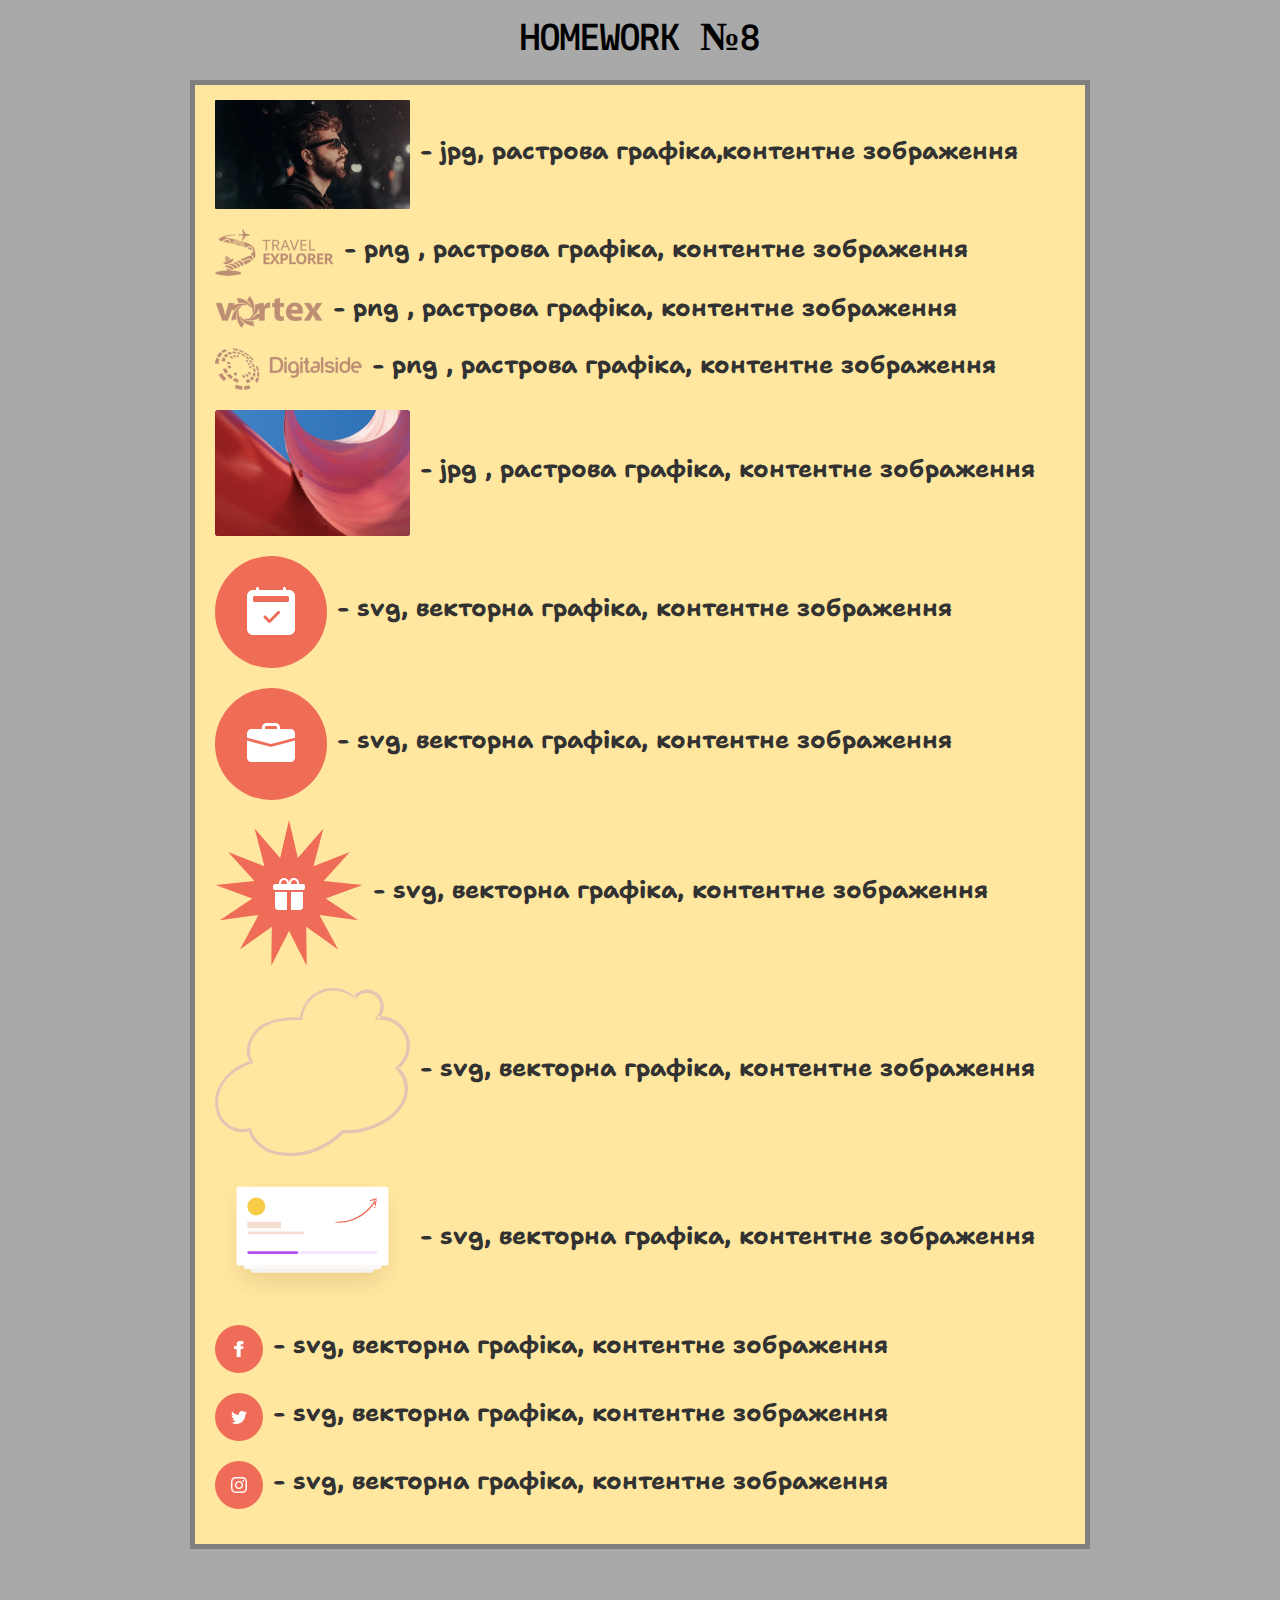
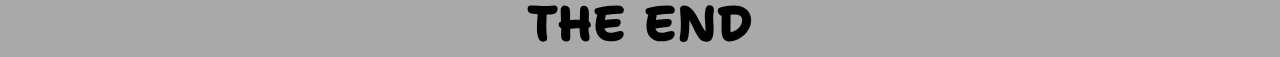
<file: lesson_08/index.html>
<!DOCTYPE html>
<html lang="zxx">
  <head>
    <meta charset="UTF-8" />
    <meta name="viewport" content="width=device-width, initial-scale=1.0" />
    <link rel="stylesheet" href="css/style.css" />
    <title>Lesson 07</title>
  </head>
  <body class="body">
    <div class="wrapper">
      <header class="header">
        <div class="header-main">
          <h1 class="header-title">HOMEWORK №8</h1>
        </div>
      </header>
    </div>
    <main class="main">
      <div class="main-block">
        <p class="title-main">
          <img
            class="img-hover-icon"
            srcset="
              img/bit-1.5x.webp 1.5x,
              img/bit-2x.webp   2x,
              img/bit-3x.webp   3x,
              img/bit-4x.webp   4x
            "
            src="img/bit-1x.webp"
            alt="Icon"
          />
          <span class="span">- jpg, растрова графіка,контентне зображення</span>
        </p>
        <p class="title-main">
          <img class="img-hover-icon" src="img/b-3.png" alt="Icon" />
          <span class="span"
            >- png , растрова графіка, контентне зображення</span
          >
        </p>
        <p class="title-main">
          <img class="img-hover-icon" src="img/b-4.png" alt="Icon">
          <span class="span">- png , растрова графіка, контентне зображення</span>
        </p>
        <p class="title-main">
            <img class="img-hover-icon" src="img/b-5.png" alt="Icon">
            <span class="span">- png , растрова графіка, контентне зображення</span>
        </p>
        <p class="title-main">
            <img class="img-hover-icon" src="img/b-6.jpg" alt="Icon">
            <span class="span">- jpg , растрова графіка, контентне зображення</span>
        </p>
        <p class="title-main">
            <img class="img-hover-icon" src="img/g-14.svg" alt="Icon">
            <span class="span">- svg, векторна графіка, контентне зображення</span>
        </p>
        <p class="title-main">
            <img class="img-hover-icon" src="img/g-16.svg" alt="Icon">
            <span class="span">- svg, векторна графіка, контентне зображення</span>
        </p>
        <p class="title-main">
            <img class="img-hover-icon" src="img/g-3.svg" alt="Icon">
            <span class="span">- svg, векторна графіка, контентне зображення</span>
        </p>
        <p class="title-main">
            <img class="img-hover-icon" src="img/g-4.svg" alt="Icon">
            <span class="span">- svg, векторна графіка, контентне зображення</span>
        </p>
        <p class="title-main">
            <img class="img-hover-icon" src="img/g-5.svg" alt="Icon">
            <span class="span">- svg, векторна графіка, контентне зображення</span>
        </p>
        <p class="title-main">
            <img class="img-hover-icon" src="img/g-6.svg" alt="Icon">
            <span class="span">- svg, векторна графіка, контентне зображення</span>
        </p>
        <p class="title-main">
            <img class="img-hover-icon" src="img/g-7.svg" alt="Icon">
            <span class="span">- svg, векторна графіка, контентне зображення</span>
        </p>
        <p class="title-main">
            <img class="img-hover-icon" src="img/g-8.svg" alt="Icon">
            <span class="span">- svg, векторна графіка, контентне зображення</span>
        </p>
      </div>
    </main>
    <footer>
        <p class="footer">THE END</p>
    </footer>
  </body>
</html>
</file>
<file: lesson_03/css/style.css>
@import url('reset.css');

.text {
	color: red;
	text-decoration-line: underline;
}
.sab-title,
.title {
	color: chartreuse;
}
.textoll{
	color: blue;
}
.tab{
	color: chocolate;
}
.rel{
	color: gold;
	text-decoration-line: underline;
}
div.block2{
color: aquamarine;
}
.tab{
	color: violet;
}
.link,.link1,.link2,.link3{
	color: maroon;
}
</file>
<file: lesson_05/css/style.css>
@import url('reset.css');
@import url(https://fonts.googleapis.com/css?family=Manrope:200,300,regular,500,600,700,800);
@import url(https://fonts.googleapis.com/css?family=Roboto:100,100italic,300,300italic,regular,italic,500,500italic,700,700italic,900,900italic);
body {
	font-family: 'Manrope';
}
.main-title {
	color: brown;
	font-size: 44px;
	text-align: center;
	font-weight: 700;
	text-shadow: 1px 1px 7px darkgoldenrod;
	letter-spacing: 25px;
	word-spacing: 5px;
	margin: 50px;
}
.title-info {
	font-size: 38px;
	font-style: normal;
	font-weight: 700;
	line-height: 150%;
	padding-bottom: 14px;
	padding-right: 300px;
	color: #fff;
}
.text-info {
	color: #999;
	font-size: 18px;
	font-style: normal;
	font-weight: 400;
	line-height: 27px;
	padding-bottom: 80px;
	padding-right: 300px;
}
.block-main {
	font-family: 'Manrope', sans-serif;
	overflow: hidden;
	font-size: 18px;
	color: #999;
	background-color: #141414;
	max-width: 2579px;
	padding: 50px;
}
.content-info {
	padding-bottom: 30px;
}
.items-main {
	width: 31%;
	display: inline-block;
	margin-block-end: 20px;
	margin-inline-end: 20px;
	padding-inline: 20px;
	padding-block: 10px;
	border-radius: 10px;
	border: 1px solid var(--Black-15, #262626);
	background: linear-gradient(
			222deg,
			rgba(229, 0, 0, 0.5) -208.03%,
			rgba(229, 0, 0, 0) 41.32%
		),
		#0f0f0f;
}
.text {
	padding-left: 16px;
	padding-top: 16px;
	display: inline-block;
	color: #fff;
	font-family: Manrope;
	font-size: 24px;
	font-style: normal;
	font-weight: 600;
	line-height: 150%; /* 36px */
}
.card-text {
	font-family: 'Manrope';

	font-size: 18px;
	font-weight: 400;
	line-height: 27px;
	font-style: normal;
}
.item {
	padding: 50px;
}

.images {
	display: inline-block;
}
.cards {
	padding: 50px;
}
.card-info {
	padding-bottom: 30px;
}
.tablet {
	padding-left: 16px;
	padding-top: 16px;
	display: inline-block;
	color: #fff;
	font-family: Manrope;
	font-size: 24px;
	font-style: normal;
	font-weight: 600;
	line-height: 150%; /* 36px */
}
.tablet-text {
	font-size: 18px;
	font-weight: 400;
	line-height: 27px;
	font-style: normal;
}

.smart-info {
	padding-bottom: 30px;
}

.smart-text {
	font-size: 18px;
	font-weight: 400;
	line-height: 27px;
	font-style: normal;
}
.smart-item {
	padding-left: 16px;
	padding-top: 16px;
	display: inline-block;
	color: #fff;
	font-family: Manrope;
	font-size: 24px;
	font-style: normal;
	font-weight: 600;
	line-height: 150%; /* 36px */
}

.laptops-info {
	padding-bottom: 30px;
}
.laptops-item {
	padding-left: 16px;
	padding-top: 16px;
	display: inline-block;
	color: #fff;
	font-family: Manrope;
	font-size: 24px;
	font-style: normal;
	font-weight: 600;
	line-height: 150%; /* 36px */
}
.laptops-text {
	font-size: 18px;
	font-weight: 400;
	line-height: 27px;
	font-style: normal;
}

.gaming-info {
	padding-bottom: 30px;
}

.gaming-item {
	padding-left: 16px;
	padding-top: 16px;
	display: inline-block;
	color: #fff;
	font-family: Manrope;
	font-size: 24px;
	font-style: normal;
	font-weight: 600;
	line-height: 150%; /* 36px */
}
.gaming-text {
	font-size: 18px;
	font-weight: 400;
	line-height: 27px;
	font-style: normal;
}

.vr-info {
	padding-bottom: 30px;
}
.vr-item {
	padding-left: 16px;
	padding-top: 16px;
	display: inline-block;
	color: #fff;
	font-family: Manrope;
	font-size: 24px;
	font-style: normal;
	font-weight: 600;
	line-height: 150%; /* 36px */
}
.vr-text {
	font-size: 18px;
	font-weight: 400;
	line-height: 27px;
	font-style: normal;
}
.info {
	font-family: 'Roboto';
}
.block {
	font-family: 'Roboto';
	max-width: 539px;
	padding-top: 50px;
	padding-bottom: 50px;
	margin: auto;
}

.introduce-info {
	font-family: 'Roboto';
	color: #091133;
	font-style: normal;
	font-weight: 500;
	line-height: 1.32;
	font-size: 50px;
	letter-spacing: 1px;
	margin-bottom: 20px;
}

.key-1 {
	color: #fff;
	text-align: center;
	font-family: 'Roboto';
	font-size: 16px;
	font-weight: 500;
	line-height: 1.62;
	border: 2px;
	background: #111b47;
	padding: 5px 0;
	min-width: 169px;
	width: 189px;
	height: 38px;
	margin-inline-end: 30px;
}
.key-2 {
	color: #111b47;
	text-align: center;
	font-family: 'Roboto';
	font-size: 16px;
	font-weight: 500;
	line-height: 1.66;
	border: 2px solid #091133;
	border-radius: 2px;
	background: #fff;
	padding: 5px 0;
	min-width: 169px;
	width: 189px;
}
.kit {
	padding-bottom: 100px;
	padding-right: 35px;
}
.introduce-text p:not(:last-child) {
	margin-bottom: 16px;
}
.introduce-text {
	width: 540px;
	color: #505f98;
	font-family: 'Roboto';
	font-size: 18px;
	font-weight: 400;
	line-height: 30px;
	padding-bottom: 69px;
}
.design-block {
	font-family: 'Roboto';
	width: 520px;
	margin: auto;
}
.design {
	font-family: 'Roboto';
	color: #091133;
	font-size: 36px;
	font-weight: 500;
	line-height: 1.33;
	max-width: 420px;
	margin-bottom: 16px;
}
.des {
	font-family: Roboto;
	font-size: 16px;
	font-style: normal;
	font-weight: 400;
	line-height: 26px;
	color: #6f7cb2;
	padding-bottom: 80px;
}
.items-block {
	max-width: 550px;
	font-family: 'Roboto';
	margin: 0 auto;
}
.item-castle {
	display: inline-block;
	max-width: 270px;
}
.item-icon {
	margin-bottom: 20px;
	max-width: 36px;
}
.item-title {
	font-size: 16px;
	font-style: normal;
	font-weight: 500;
	line-height: 26px;
	color: #091133;
	margin-bottom: 10px;
}
.item-text {
	font-size: 12px;
	font-style: normal;
	font-weight: 400;
	line-height: 18px;
	color: #5d6970;
	margin-bottom: 32px;
	margin-right: 30px;
}
</file>
<file: lesson_06/css/style.css>
@import url("reset.css");
@import url(https://fonts.googleapis.com/css?family=Manrope:200,300,regular,500,600,700,800);
@import url(https://fonts.googleapis.com/css?family=Roboto:100,100italic,300,300italic,regular,italic,500,500italic,700,700italic,900,900italic);
@import url(https://fonts.googleapis.com/css?family=Epilogue:100,200,300,regular,500,600,700,800,900,100italic,200italic,300italic,italic,500italic,600italic,700italic,800italic,900italic);

body {
  font-family: "Manrope";
}

.text {
  text-align: center;
  color: brown;
  font-size: 70px;
  font-weight: 700;
  line-height: 150px;
  font-style: normal;
  text-shadow: 5px 5px 5px rgb(252, 0, 105);
}

.border-block-title {
  box-sizing: border-box;
  margin-bottom: 70px;
}

.main-block {
  margin-top: 30px;
  margin-left: 75px;
  margin-right: 75px;
}

.mained-title {
  font-family: "Manrope";
  color: black;
  font-style: normal;
  margin-block-end: 30px;
  margin-left: 30px;
  margin-bottom: 30px;
}

code {
  padding: 2px 8px;
  border-radius: 3px;
  background-color: #525252;
  color: aliceblue;
}

.main-title {
  display: inline-block;
  font-size: 32px;
  padding: 24px;
  background-color: darkgray;
  border-radius: 14px;
}

.border-block-cards {
  vertical-align: top;
  width: 33%;
  display: inline-block;
  margin-bottom: 20px;
  padding: 30px;
}

.border-main-title {
  background-color: chocolate;
  padding: 30px;
  border-radius: 25px;
  border: 8px solid red;
}

.border-content-1 {
  padding-bottom: 10px;
  font-weight: 800;
  font-style: italic;
  font-size: 30px;
}

.border-main-text {
  font-weight: 400;
  font-style: italic;
}

.border-main-title-1 {
  background-color: rgb(216, 25, 0);
  padding: 30px;
  border-radius: 25px;
  border: 8px dotted rgb(47, 0, 255);
}

.border-main-title-2 {
  background-color: rgb(0, 17, 255);
  padding: 30px;
  border-radius: 25px;
  border: 8px dashed rgb(0, 255, 55);
}

.border-main-title-3 {
  background-color: rgb(255, 0, 242);
  padding: 30px;
  border-radius: 25px;
  border: 8px double rgb(4, 216, 253);
}

.border-main-title-4 {
  background-color: rgb(238, 255, 0);
  padding: 30px;
  border-radius: 25px;
  border-inline-end: 8px double rgb(47, 0, 255);
  border-inline-start: 8px dotted green;
}

.border-main-title-5 {
  background-color: rgb(201, 42, 21);
  padding: 30px;
  border-radius: 25px;
  border-top: 8px solid chocolate;
  border-block-end: 2px solid chocolate;
}

.border-main-title-6 {
  background-color: rgb(0, 144, 240);
  padding: 30px;
  border-radius: 25px;
  outline: 8px solid rebeccapurple;
  outline-offset: 10px;
  margin-bottom: 50px;
}

.border-main-title-7 {
  background-color: rgb(235, 11, 255);
  padding: 30px;
  border-radius: 25px;
  outline: 8px solid rgb(208, 255, 0);
  margin-bottom: 50px;
}

.border-main-title-8 {
  background-color: rgb(255, 0, 0);
  padding: 30px;
  border-radius: 25px;
}

.border-main-title-9 {
  background-color: rgb(3, 54, 88);
  padding: 30px;
  border-radius: 41% 59% 53% 47% / 37% 66% 34% 63%;
}

.features {
  background-color: #fdf0e9;
}

.features-block-main {
  margin-left: 135px;
  margin-right: 135px;
  margin-top: 150px;
  padding-top: 200px;
  width: 1440px;
}

.features-block {
  display: inline-block;
  max-inline-size: 1202px;
}

.features-body {
  display: inline-block;
  vertical-align: middle;
  padding-right: 171.3px;
}

.features-text {
  font-family: Epilogue;
  font-size: 16px;
  font-style: normal;
  font-weight: 400;
  line-height: 32px;
  /* 200% */
  letter-spacing: 3px;
  text-transform: uppercase;
  color: #ef6d58;
  padding-bottom: 20px;
  width: 93px;
}

.features-site-main {
  font-family: Epilogue;
  font-size: 56px;
  font-style: normal;
  font-weight: 800;
  line-height: 64px;
  /* 114.286% */
  letter-spacing: -1px;
  color: #391400;
  width: 397px;
  padding-bottom: 26px;
  padding-top: 20px;
}

.features-service-main {
  font-family: Epilogue;
  font-size: 20px;
  font-style: normal;
  font-weight: 400;
  line-height: 32px;
  /* 160% */
  color: #391400;
  width: 470px;
  padding-bottom: 26px;
}

.features-list {
  font-family: Epilogue;
  font-size: 16px;
  font-style: normal;
  font-weight: 400;
  line-height: 32px;
  /* 200% */
  color: rgba(57, 20, 0, 0.64);
  background: url(../img/check.png) 0 0 / 32px no-repeat;
  margin-bottom: 10px;
  padding-left: 50px;
}

.image-block-main {
  display: inline-block;
  vertical-align: middle;
}

.stream-main-background {
  background: url(../img/conter.png) no-repeat;
  padding-top: 796px;
  padding-bottom: 100px;
  background-color: black;
}

.stream-main-title {
  max-width: 1627px;
  margin: 0 auto;
  padding-inline: 15px;
}

.stream-block-text {
  max-width: 1096px;
  margin: 0 auto;
  text-align: center;
}

.title-stream {
  text-align: center;
  font-family: Manrope;
  font-size: 58px;
  font-style: normal;
  font-weight: 700;
  line-height: 150%;
  /* 87px */
  color: #fff;
  margin-bottom: 14px;
}

.text-stream-vibe {
  text-align: center;
  font-family: Manrope;
  font-size: 18px;
  font-style: normal;
  font-weight: 400;
  line-height: 150%;
  /* 27px */
  color: #999;
  margin-bottom: 50px;
}

.button-stream {
  color: #fff;
  font-family: Manrope;
  font-size: 18px;
  font-style: normal;
  font-weight: 600;
  line-height: 150%;
  /* 27px */
  padding: 18px 24px 18px 57px;
  background-color: #e50000;
  border-radius: 8px;
  min-width: 251px;
  text-align: center;
  background: url(../img/Icon.png) 24px 50% no-repeat, #e50000;
}

.footer {
  text-align: center;
  font-family: Manrope;
  font-size: 18px;
  font-style: normal;
  font-weight: 400;
  line-height: 150%;
  /* 27px */
  color: #999;
}
</file>
<file: lesson_07/css/style.css>
@import url("reset.css");
@import url(https://fonts.googleapis.com/css?family=Manrope:200,300,regular,500,600,700,800);
@import url(https://fonts.googleapis.com/css?family=Roboto:100,100italic,300,300italic,regular,italic,500,500italic,700,700italic,900,900italic);
@import url(https://fonts.googleapis.com/css?family=Epilogue:100,200,300,regular,500,600,700,800,900,100italic,200italic,300italic,italic,500italic,600italic,700italic,800italic,900italic);
@import url(https://fonts.googleapis.com/css?family=DM+Sans:100,200,300,regular,500,600,700,800,900,100italic,200italic,300italic,italic,500italic,600italic,700italic,800italic,900italic);
@import url(https://fonts.googleapis.com/css?family=Epilogue:100,200,300,regular,500,600,700,800,900,100italic,200italic,300italic,italic,500italic,600italic,700italic,800italic,900italic);
@import url(https://fonts.googleapis.com/css?family=Lekton:regular,italic,700);
body {
  font-family: "Manrope";
}
[class*="-container"] {
  max-width: 1738px;
  margin: 0 auto;
  padding-left: 15px;
  padding-right: 15px;
}
.header {
  font-size: 58px;
  font-weight: 700px;
  font-style: normal;
  text-align: center;
  background: blue;
}
header:hover {
  color: blueviolet;
}
.border-block-title {
  box-sizing: border-box;
  margin-bottom: 70px;
  padding-bottom: 100px;
}
.main-block {
  margin-top: 30px;
  margin-left: 75px;
  margin-right: 75px;
}
.mained-title {
  font-family: "Manrope";
  color: black;
  font-style: normal;
  margin-block-end: 30px;
  margin-left: 30px;
  margin-bottom: 30px;
}
code {
  padding: 2px 8px;
  border-radius: 3px;
  background-color: #525252;
  color: aliceblue;
}
.main-title {
  display: inline-block;
  font-size: 32px;
  padding: 24px;
  background-color: darkgray;
  border-radius: 14px;
}
.border-block-cards {
  vertical-align: top;
  width: 33%;
  display: inline-block;
  margin-bottom: 20px;
  padding: 30px;
}
.border-main-title {
  background-color: chocolate;
  padding: 30px;
  border-radius: 25px;
  border: 8px;
}
.border-content-1 {
  padding-bottom: 10px;
  font-weight: 800;
  font-style: italic;
  font-size: 30px;
}
.border-main-text {
  font-weight: 400;
  font-style: italic;
}

.border-main-text:hover {
  color: crimson;
}
.block {
  background-color: #000;
  color: white;
  font-size: 20px;
  border: 2px solid green;
  border-radius: 10px;
  padding: 15px;
  max-width: 500px;
  margin: 0 auto;
}
.image {
  display: none;
}
.block:hover .link {
  color: green;
}
.block:hover .image {
  display: block;
}
.border-main-text-1:active {
  color: deeppink;
}
.border-main-text-2:visited {
  color: red;
}
.visited:visited {
  color: red;
}
.section-number-1 {
  max-width: 1920px;
  background-color: white;
  padding-block: 180px;
  padding-bottom: 150px;
}
.pricing-container {
  max-width: 1740px;
}
.pricing-list-block {
  margin-block-end: 50px;
}
.plan-pricing {
  text-align: center;
  margin-top: 10px;
  margin-bottom: 74px;
  background: #4a3aff;
  width: 100%;
  height: 271.17px;
  border-radius: 34px;
  display: inline-block;
}
.text-main {
  font-family: "DM Sans";
  font-size: 88px;
  font-style: normal;
  font-weight: 700;
  line-height: 95px; /* 107.955% */
  color: #1e1b39;
}
.pricing-block-1 {
  display: inline-block;
  border-radius: 56px;
  background: #f0f0f6;
  max-width: 542.983px;
  padding: 24px;
  padding-bottom: 54px;
}
.pricing-block-1:not(:last-child) {
  margin-right: 40px;
}
.pricing-block-1:hover {
  box-shadow: 0px 0px 28px #17171762;
  transition: box-shadow 0.3s ease-in-out;
}
.text-of-pricing {
  font-family: "DM Sans";
  font-size: 30px;
  font-style: normal;
  font-weight: 700;
  line-height: 32px; /* 106.667% */
  text-align: center;
  color: #fff;
  margin-top: 45px;
}
.pricing-title {
  font-family: "DM Sans";
  font-size: 116px;
  font-style: normal;
  font-weight: 700;
  line-height: 120px; /* 103.448% */
  color: #fff;
}
.pricing-text-title {
  font-family: "DM Sans";
  font-size: 20px;
  font-style: normal;
  font-weight: 700;
  line-height: 22px; /* 110% */
  color: #fff;
  padding-top: 6px;
  opacity: 0.6;
}
.title-or-price {
  padding-inline-start: 13px;
}
.text-or-price {
  font-family: "DM Sans";
  font-size: 28px;
  font-style: normal;
  font-weight: 700;
  line-height: 38px; /* 135.714% */
  color: #1e1b39;
  margin-block-end: 26px;
}
.text-or-price::before {
  content: "";
  width: 36px;
  height: 36px;
  vertical-align: middle;
  margin-inline-end: 14px;
  background: url(../img/circle.svg) 0 0 / 36px no-repeat;
}
.number-container {
  display: flex;
  align-items: center;
}
.section-number-two {
  padding-bottom: 180px;
  max-width: 1920px;
  background-color: white;
  width: 100%;
}
.three-text {
  max-width: 218px;
  font-family: "DM Sans";
  font-size: 88px;
  font-style: normal;
  font-weight: 700;
  line-height: 95px; /* 107.955% */
  color: #4a3aff;
  text-align: center;
}
.section-or-text-three {
  background-color: rgba(74, 58, 255, 0.1);
  width: 218px;
  height: 218px;
  border-radius: 50%;
  padding: 61px 15px;
  display: inline-block;
  margin-right: 40px;
  vertical-align: middle;
}
.section-title {
  max-width: 685px;
  padding-bottom: 28px;
  display: inline-block;
  width: 100%;
  flex: 0 0 685px;
}
.image-or-section {
  max-width: 88px;
}
.text-or-image {
  font-family: "DM Sans";
  font-size: 88px;
  font-style: normal;
  font-weight: 700;
  line-height: 95px; /* 107.955% */
  color: #1e1b39;
  padding-bottom: 20px;
}
.discription-section {
  font-family: "DM Sans";
  font-size: 24px;
  font-style: normal;
  font-weight: 400;
  line-height: 42px; /* 175% */
  color: #6e6c83;
}
.section-number-three {
  max-width: 1100px;
  padding-left: 110px;
  display: inline-block;
}
.section-three-image {
  padding-bottom: 54px;
  display: inline-block;
}

.research-section {
  padding-bottom: 8px;
  display: inline-block;
  max-width: 629px;
  vertical-align: middle;
}

.text-or-block {
  font-family: "DM Sans";
  font-size: 20px;
  font-style: normal;
  font-weight: 700;
  line-height: 22px; /* 110% */
  color: #4a3aff;
}
.text-or-block-1 {
  font-family: "DM Sans";
  font-size: 42px;
  font-style: normal;
  font-weight: 700;
  line-height: 54px; /* 128.571% */
  color: #1e1b39;
}
.text-or-block-1::after {
}
.text-or-block-2 {
  font-family: "DM Sans";
  font-size: 24px;
  font-style: normal;
  font-weight: 400;
  line-height: 42px; /* 175% */
  color: #6e6c83;
}
.section-number-three > * {
  display: inline-block;
  vertical-align: middle;
}
.section-number-3 {
  padding-block: 60px;
  background-color: #fdf0e9;
}
.agency-body {
  border-radius: 12px;
}
.agency-container {
  max-width: 998px;
}
.agency-text-section {
  max-width: 570px;
  margin-inline: auto;
}
.agency-photo {
  padding-bottom: 74px;
  vertical-align: top;
  max-width: 970px;
}
.agency-outscore {
  font-family: Epilogue;
  font-size: 20px;
  font-style: normal;
  font-weight: 400;
  line-height: 32px; /* 160% */
  color: #391400;
  padding-bottom: 32px;
}
.agency-digital {
  font-family: Epilogue;
  font-size: 16px;
  font-style: normal;
  font-weight: 400;
  line-height: 32px; /* 200% */
  color: rgba(57, 20, 0, 0.64);
  padding-bottom: 51px;
}
.agency-ability {
  font-family: Epilogue;
  font-size: 24px;
  font-style: normal;
  font-weight: 700;
  line-height: 32px; /* 133.333% */
  color: #391400;
  padding-bottom: 35px;
}
.agency-mark {
  font-family: Epilogue;
  font-size: 16px;
  font-style: normal;
  font-weight: 400;
  line-height: 32px; /* 200% */
  color: rgba(57, 20, 0, 0.64);
  padding-bottom: 34px;
}
.agency-digital-or-text {
  font-family: Epilogue;
  font-size: 16px;
  font-style: normal;
  font-weight: 400;
  line-height: 32px; /* 200% */
  color: #391400;
  padding-bottom: 32px;
  display: inline-block;
}
.list-lock::before {
  content: "";
  width: 8px;
  height: 8px;
  background-color: #ef6d58;
  vertical-align: middle;
  border-radius: 50%;
  margin-inline-end: 16px;
}
.business-list {
  font-family: Epilogue;
  font-size: 16px;
  font-style: normal;
  font-weight: 400;
  line-height: 32px; /* 200% */
  color: rgba(57, 20, 0, 0.64);
  padding-bottom: 65px;
}

.service-online {
  font-family: Epilogue;
  font-size: 24px;
  font-style: normal;
  font-weight: 700;
  line-height: 32px; /* 133.333% */
  color: #391400;
  padding-bottom: 32px;
}
.service-title {
  font-family: Epilogue;
  font-size: 16px;
  font-style: normal;
  font-weight: 400;
  line-height: 32px; /* 200% */
  color: rgba(57, 20, 0, 0.64);
  padding-bottom: 28px;
}
.marketing-title {
  font-family: Epilogue;
  font-size: 16px;
  font-style: normal;
  font-weight: 400;
  line-height: 32px; /* 200% */
  color: #391400;
  padding-bottom: 32px;
}

.business-list-1:nth-child() {
}
.business-list-1 {
  font-family: Epilogue;
  font-size: 16px;
  font-style: normal;
  font-weight: 400;
  line-height: 32px; /* 200% */
  color: rgba(57, 20, 0, 0.64);
  padding-bottom: 32px;
}
.business-title-one {
}
.provide-block {
  border-radius: 6px;
  background: #f9e5da;
  padding: 42px 32px 32px;
}
.provide-main {
}
.provide-main-text {
  font-family: Epilogue;
  font-size: 20px;
  font-style: normal;
  font-weight: 400;
  line-height: 32px; /* 160% */
  color: #391400;
  background: url(../img/shap.svg) left top / 48px no-repeat;
  padding-left: 80px;
}
.back-block {
  padding-top: 76px;
  font-family: Epilogue;
  font-size: 16px;
  font-style: normal;
  font-weight: 400;
  line-height: 32px; /* 200% */
  color: rgba(57, 20, 0, 0.64);
}
.sect-container {
  padding-top: 180px;
}
.game {
  font-family: "Goldman", sans-serif;
  padding-block: 60px 140px;
  background-color: #ddefe6;
}
.game-title {
  text-align: center;
  color: #4e4c5a;
  font-size: 42px;
  font-weight: 700;
  line-height: 1.2;
  margin-block-end: 32px;
}
.game-items {
  width: 1000px;
  height: 1000px;
  background: url(../img/1_game_bg_1.jpg) 0 0 / 100% no-repeat fixed;
  margin-inline: auto;
}
.game-items-start {
  color: #fff;
  font-size: 32px;
  background: linear-gradient(
    225deg,
    rgba(158, 91, 251, 0.898) 0%,
    rgba(254, 167, 48, 0.9009978991596639) 100%
  );
  cursor: pointer;
  max-width: 105px;
}
.game-items-start:hover + .game-item {
  visibility: visible;
}
.game-item:hover + .game-item {
  visibility: visible;
}
.game-item:hover {
  visibility: visible;
}
.game-item {
  background-color: rgba(255, 255, 0, 0.9);
  font-size: 16px;
  text-align: center;
  cursor: pointer;
  visibility: hidden;
}
.game-item-1 {
  margin-left: 30px;
  width: 45px;
  height: 100px;
  padding-block: 40px;
}
.game-item-2 {
  margin-left: 30px;
  width: 145px;
  height: 30px;
  padding-block: 20px;
}
.game-item-3 {
  width: 215px;
  height: 40px;
  margin-left: 175px;
  margin-top: -40px;
  padding-block: 6px;
}
.game-item-4 {
  width: 405px;
  height: 20px;
  margin-left: 390px;
  margin-top: -30px;
  padding-block: 6px;
}
.game-item-5 {
  width: 45px;
  height: 120px;
  margin-left: 750px;
  writing-mode: sideways-lr;
  padding-block: 7px;
}
.game-item-6 {
  width: 45px;
  height: 120px;
  margin-left: 750px;
  writing-mode: sideways-lr;
  padding-block: 7px;
}
.game-item-7 {
  width: 360px;
  height: 30px;
  margin-left: 390px;
  margin-top: -30px;
  padding-block: 6px;
}
.game-item-8 {
  width: 55px;
  height: 180px;
  margin-left: 390px;
  writing-mode: sideways-lr;
  padding-block: 7px;
}
.game-item-9 {
  width: 360px;
  height: 30px;
  margin-left: 30px;
  margin-top: -30px;
  padding-block: 6px;
}
.game-item-10 {
  width: 55px;
  height: 180px;
  margin-left: 30px;
  writing-mode: sideways-lr;
  padding-block: 7px;
}
.game-item-11 {
  width: 25px;
  height: 238px;
  margin-left: 30px;
  writing-mode: sideways-lr;
  padding-block: 7px;
}
</file>
<file: lesson_08/css/style.css>
@import url("reset.css");
@import url(https://fonts.googleapis.com/css?family=Manrope:200,300,regular,500,600,700,800);
@import url(https://fonts.googleapis.com/css?family=Roboto:100,100italic,300,300italic,regular,italic,500,500italic,700,700italic,900,900italic);
@import url(https://fonts.googleapis.com/css?family=Epilogue:100,200,300,regular,500,600,700,800,900,100italic,200italic,300italic,italic,500italic,600italic,700italic,800italic,900italic);
@import url(https://fonts.googleapis.com/css?family=DM+Sans:100,200,300,regular,500,600,700,800,900,100italic,200italic,300italic,italic,500italic,600italic,700italic,800italic,900italic);
@import url(https://fonts.googleapis.com/css?family=Epilogue:100,200,300,regular,500,600,700,800,900,100italic,200italic,300italic,italic,500italic,600italic,700italic,800italic,900italic);
@import url(https://fonts.googleapis.com/css?family=Lekton:regular,italic,700);
@import url(https://fonts.googleapis.com/css?family=Shantell+Sans:300,regular,500,600,700,800,300italic,italic,500italic,600italic,700italic,800italic);
.body {
  font-family: "Shantell Sans";
  background-color: darkgray;
}
[class*="-container"] {
  max-width: 1738px;
  margin: 0 auto;
}
.header-main {
  font-family: "Lekton";
  font-size: 40px;
  font-weight: 700;
  text-align: center;
  padding: 20px;
}
.main {
  max-width: 900px;
  background-color: #ffe7a0;
  margin: 0 auto;
  padding: 15px 20px;
  border: 5px solid grey;
  margin-bottom: 50px;
}
.img-hover-icon {
  max-width: 200px;
}
.img-hover-icon {
  vertical-align: middle;
  min-width: 40px;
  padding-right: 5px;
}
.span {
  box-shadow: inset 0 0 0 0 #54b3d6;
  color: rgb(50, 50, 50);
  margin: 0 -0.25rem;
  padding: 0 0.25rem;
  transition: color 0.3s ease-in-out, box-shadow 0.3s ease-in-out;
  font-weight: 700;
  font-size: 24px;
}
.span:hover {
  box-shadow: inset 655px 0 0 0 #54b3d6;
  color: white;
}
.title-main {
  margin-bottom: 20px;
}
.footer {
  font-size: 50px;
  font-weight: 900;
  text-align: center;
}
.img-hover-icon:hover {
  transform: scale(1.05);
}
</file>
